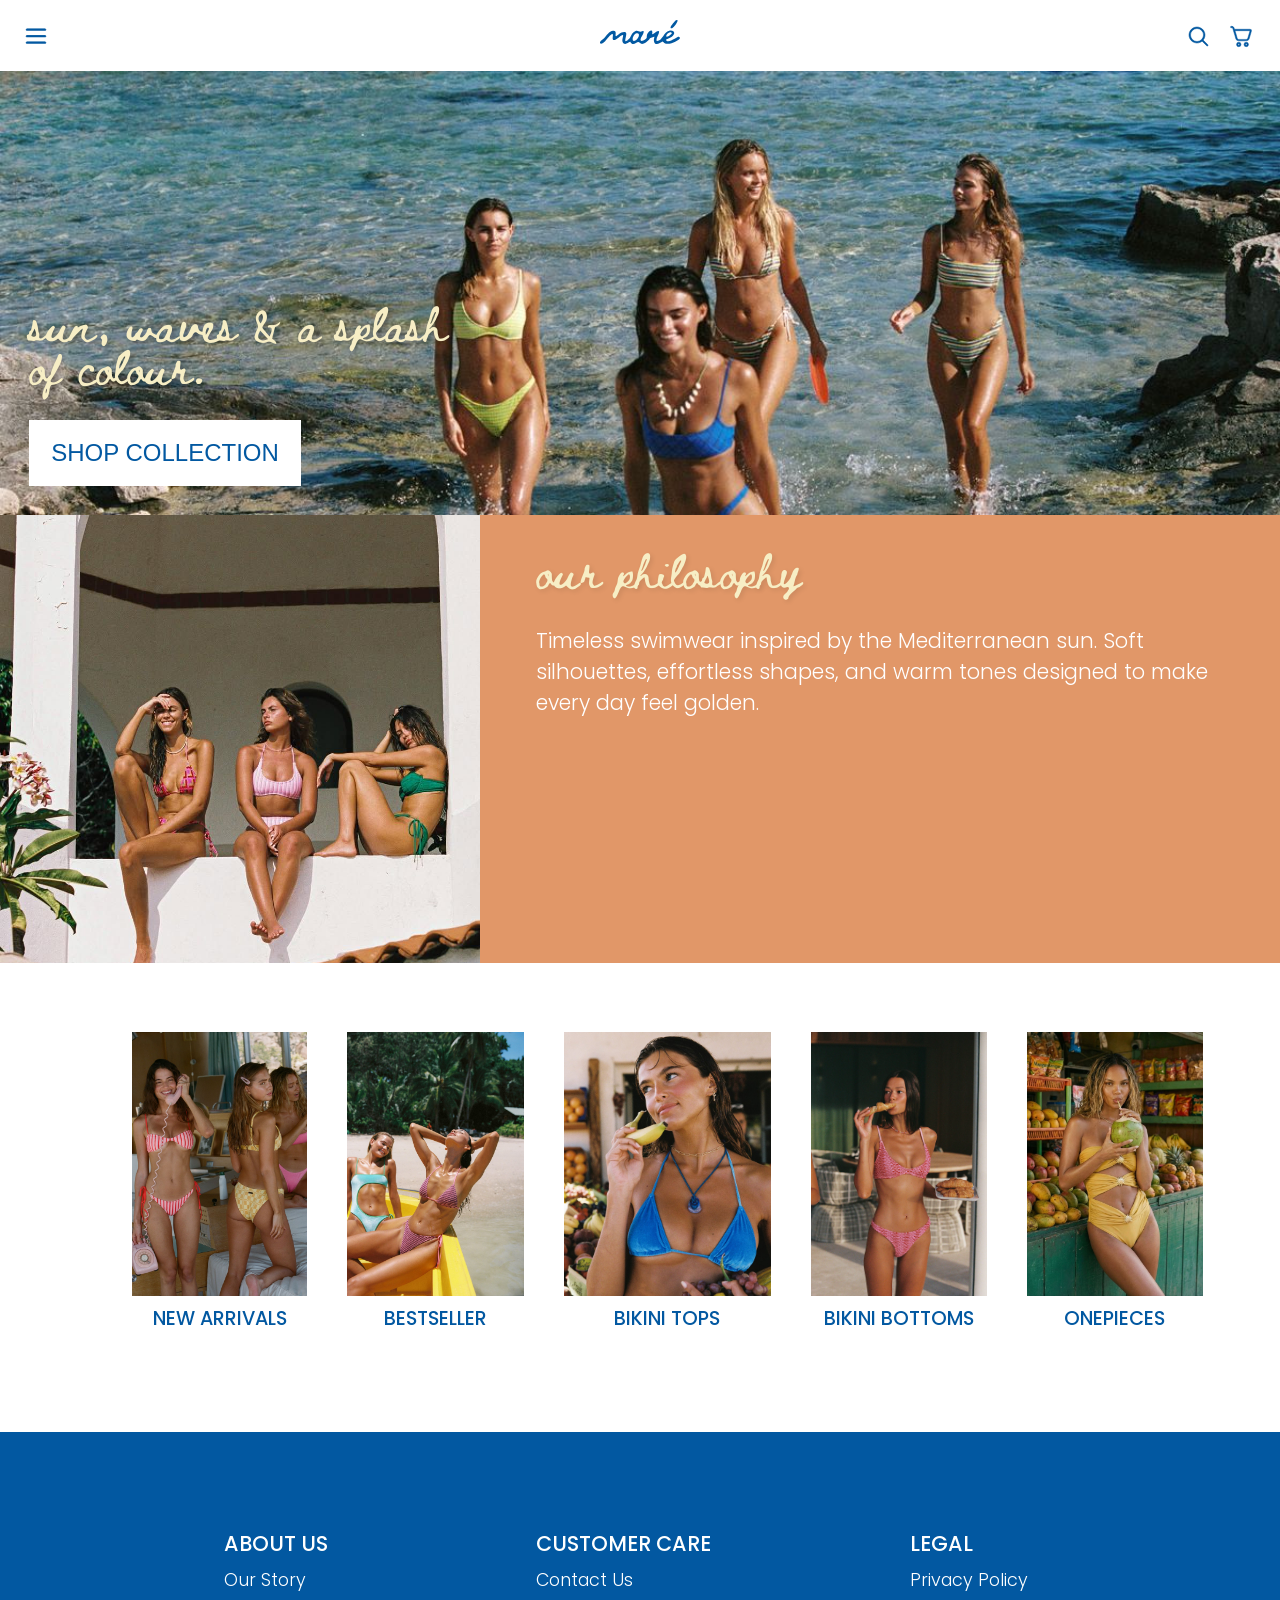
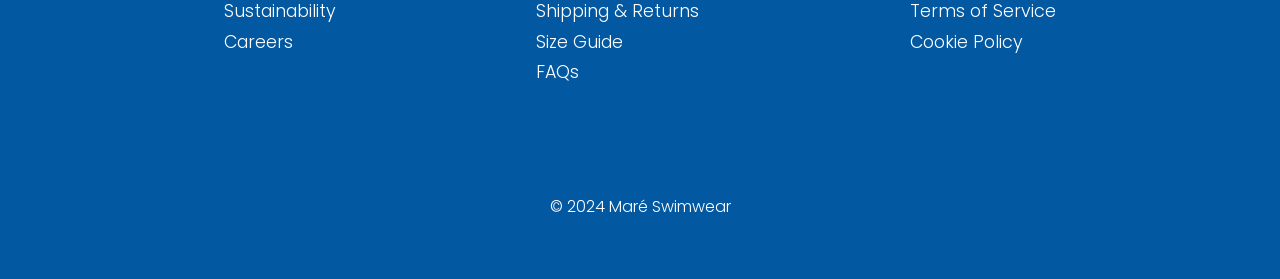
<file: index.html>
<!doctype html>
<html lang="en">
  <head>
    <meta charset="UTF-8" />
    <meta name="viewport" content="width=device-width, initial-scale=1.0" />
    <title>Maré Swimwear</title>

    <!-- CSS Stylesheets -->
    <link rel="stylesheet" href="./CSS/main.css" />
    <link rel="stylesheet" href="./CSS/pages/home.css" />
    <link rel="stylesheet" href="./CSS/pages/bestseller.css" />
    <link rel="stylesheet" href="./CSS/pages/shopping-cart.css" />
    <link rel="stylesheet" href="./CSS/responsive design/1000px.css" />
    <link rel="stylesheet" href="./CSS/responsive design/2000px.css" />

    <!-- JavaSript -->
    <script src="JavaScript/main.js" defer></script>
    <script src="JavaScript/shopping-cart.js" defer></script>

    <!-- Google Fonts -->
    <link rel="preconnect" href="https://fonts.googleapis.com" />
    <link rel="preconnect" href="https://fonts.gstatic.com" crossorigin />
    <link
      href="https://fonts.googleapis.com/css2?family=Beth+Ellen&family=Climate+Crisis:YEAR@1979&family=Poppins:ital,wght@0,100;0,200;0,300;0,400;0,500;0,600;0,700;0,800;0,900;1,100;1,200;1,300;1,400;1,500;1,600;1,700;1,800;1,900&display=swap"
      rel="stylesheet"
    />
  </head>

  <body class="landing-page">
    <header>
      <nav class="navigation-bar">
        <!-- left: burger menu icon -->
        <ul class="nav-left">
          <li>
            <a href="javascript:void(0)" onclick="openNav()">
              <img src="icons /burger-menu.svg" alt="menu-icon" />
            </a>
          </li>
        </ul>

        <!-- center: logo -->
        <a href="index.html" class="logo">
          <img src="Images/maré-logotype.svg" alt="logo" />
        </a>

        <!-- right: shopping cart & search function -->
        <ul class="nav-right">
          <li>
            <a href="search.html"
              ><img src="icons /search-lense.svg" alt="search-icon"
            /></a>
          </li>
          <li>
            <a href="shopping-cart.html"
              ><img
                src="icons /shopping-cart.svg"
                alt="shopping-cart-icon"
                class="shopping-cart-icon"
            /></a>
          </li>
        </ul>
      </nav>

      <!-- MENU OVERLAY https://www.w3schools.com/howto/howto_js_fullscreen_overlay.asp -->
      <div class="menu-dim-layer"></div>
      <div id="menuOverlay" class="menu-overlay">
        <!-- Close Button -->
        <a href="javascript:void(0)" class="close-nav" onclick="closeNav()">
          <img src="icons /x-icon.svg" alt="close menu" class="close-icon" />
        </a>

        <!-- Overlay Content -->
        <div class="menu-overlay-content">
          <a href="#" class="overlay-menu">NEW ARRIVALS</a>
          <a href="bestseller.html" class="overlay-menu">BESTSELLER</a>
          <a href="#" class="overlay-menu"
            >SHOP
            <img
              src="icons /chevron-down.svg"
              alt="chevron-down"
              class="chevron-toggle"
            />
          </a>
          <div class="submenu">
            <a href="#">Bikini Tops</a>
            <a href="#">Bikini Bottoms</a>
            <a href="#">Onepieces</a>
          </div>
          <a href="#" class="overlay-menu"
            >COLLECTIONS
            <img
              src="icons /chevron-down.svg"
              alt="chevron-down"
              class="chevron-toggle"
            />
          </a>
          <div class="submenu">
            <a href="#">Summer 2026</a>
            <a href="#">Beach Essetials</a>
            <a href="#">Coastal Classics</a>
          </div>
        </div>
      </div>
    </header>

    <main>
      <!-- Hero Section -->
      <section class="hero-container">
        <img
          src="Images/hero-section3.jpg"
          alt="main-background"
          class="main-image"
        />
        <div class="hero-overlay">
          <h1>
            sun, waves & a splash <br />
            of colour.
          </h1>
          <button>SHOP COLLECTION</button>
        </div>
      </section>

      <!-- About Section -->
      <section class="about-section">
        <div class="about-container">
          <div class="about-image">
            <img src="Images/about-section.png" alt="about-image" />
          </div>
          <div class="about-text">
            <h2>our philosophy</h2>
            <p1>
              Timeless swimwear inspired by the Mediterranean sun. Soft
              silhouettes, effortless shapes, and warm tones designed to make
              every day feel golden.
            </p1>
          </div>
        </div>
      </section>

      <!-- Product Categories -->
      <section class="product-essentials">
        <ul class="category-list">
          <li class="category-item">
            <a href="#" class="category-link">
              <img
                src="Images/new-in.jpg"
                alt="new-in"
                class="category-image"
              />
              <span class="category-title">NEW ARRIVALS</span>
            </a>
          </li>
          <li class="category-item">
            <a href="bestseller.html" class="category-link">
              <img
                src="Images/bestseller.jpg"
                alt="bestseller"
                class="category-image"
              />
              <span class="category-title">BESTSELLER</span>
            </a>
          </li>

          <li class="category-item">
            <a href="#" class="category-link">
              <img
                src="Images/bikini-top.jpg"
                alt="bikini-tops"
                class="category-image"
              />
              <span class="category-title">BIKINI TOPS</span>
            </a>
          </li>

          <li class="category-item">
            <a href="#" class="category-link">
              <img
                src="Images/bikini-bottom.jpg"
                alt="bikini-bottoms"
                class="category-image"
              />
              <span class="category-title">BIKINI BOTTOMS</span>
            </a>
          </li>

          <li class="category-item">
            <a href="#" class="category-link">
              <img
                src="Images/onepiece.jpg"
                alt="onepieces"
                class="category-image"
              />
              <span class="category-title">ONEPIECES</span>
            </a>
          </li>
        </ul>
      </section>
    </main>

    <footer>
      <!-- Footer Menu -->
      <section class="footer-menu">
        <div class="footer-column">
          <h4>ABOUT US</h4>
          <ul class="footer-links">
            <li><a href="#">Our Story</a></li>
            <li><a href="#">Sustainability</a></li>
            <li><a href="#">Careers</a></li>
          </ul>
        </div>

        <div class="footer-column">
          <h5>CUSTOMER CARE</h5>
          <ul class="footer-links">
            <li><a href="#">Contact Us</a></li>
            <li><a href="#">Shipping & Returns</a></li>
            <li><a href="#">Size Guide</a></li>
            <li><a href="#">FAQs</a></li>
          </ul>
        </div>

        <div class="footer-column">
          <h6>LEGAL</h6>
          <ul class="footer-links">
            <li><a href="#">Privacy Policy</a></li>
            <li><a href="#">Terms of Service</a></li>
            <li><a href="#">Cookie Policy</a></li>
          </ul>
        </div>
      </section>

      <!-- Copyrights -->
      <section class="copyright-section">
        <p>&copy; 2024 Maré Swimwear</p>
      </section>
    </footer>
  </body>
</html>
</file>
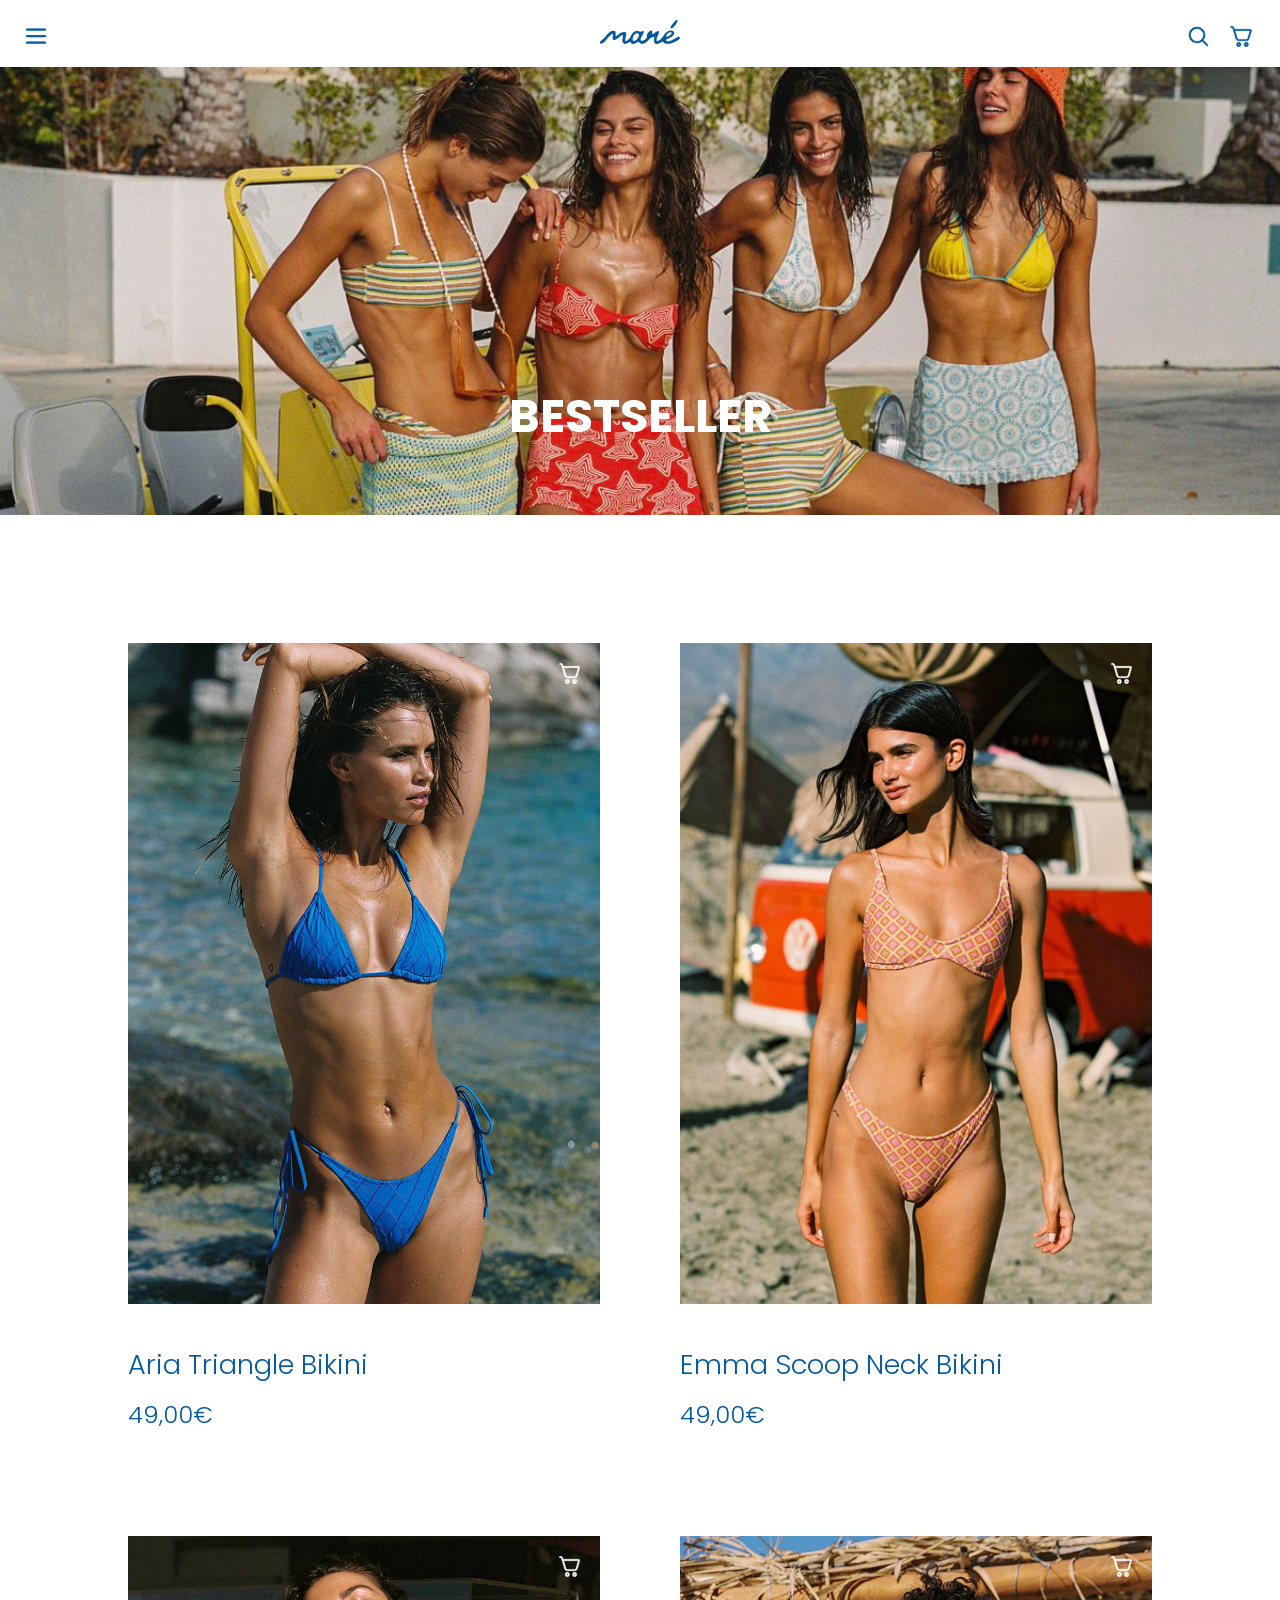
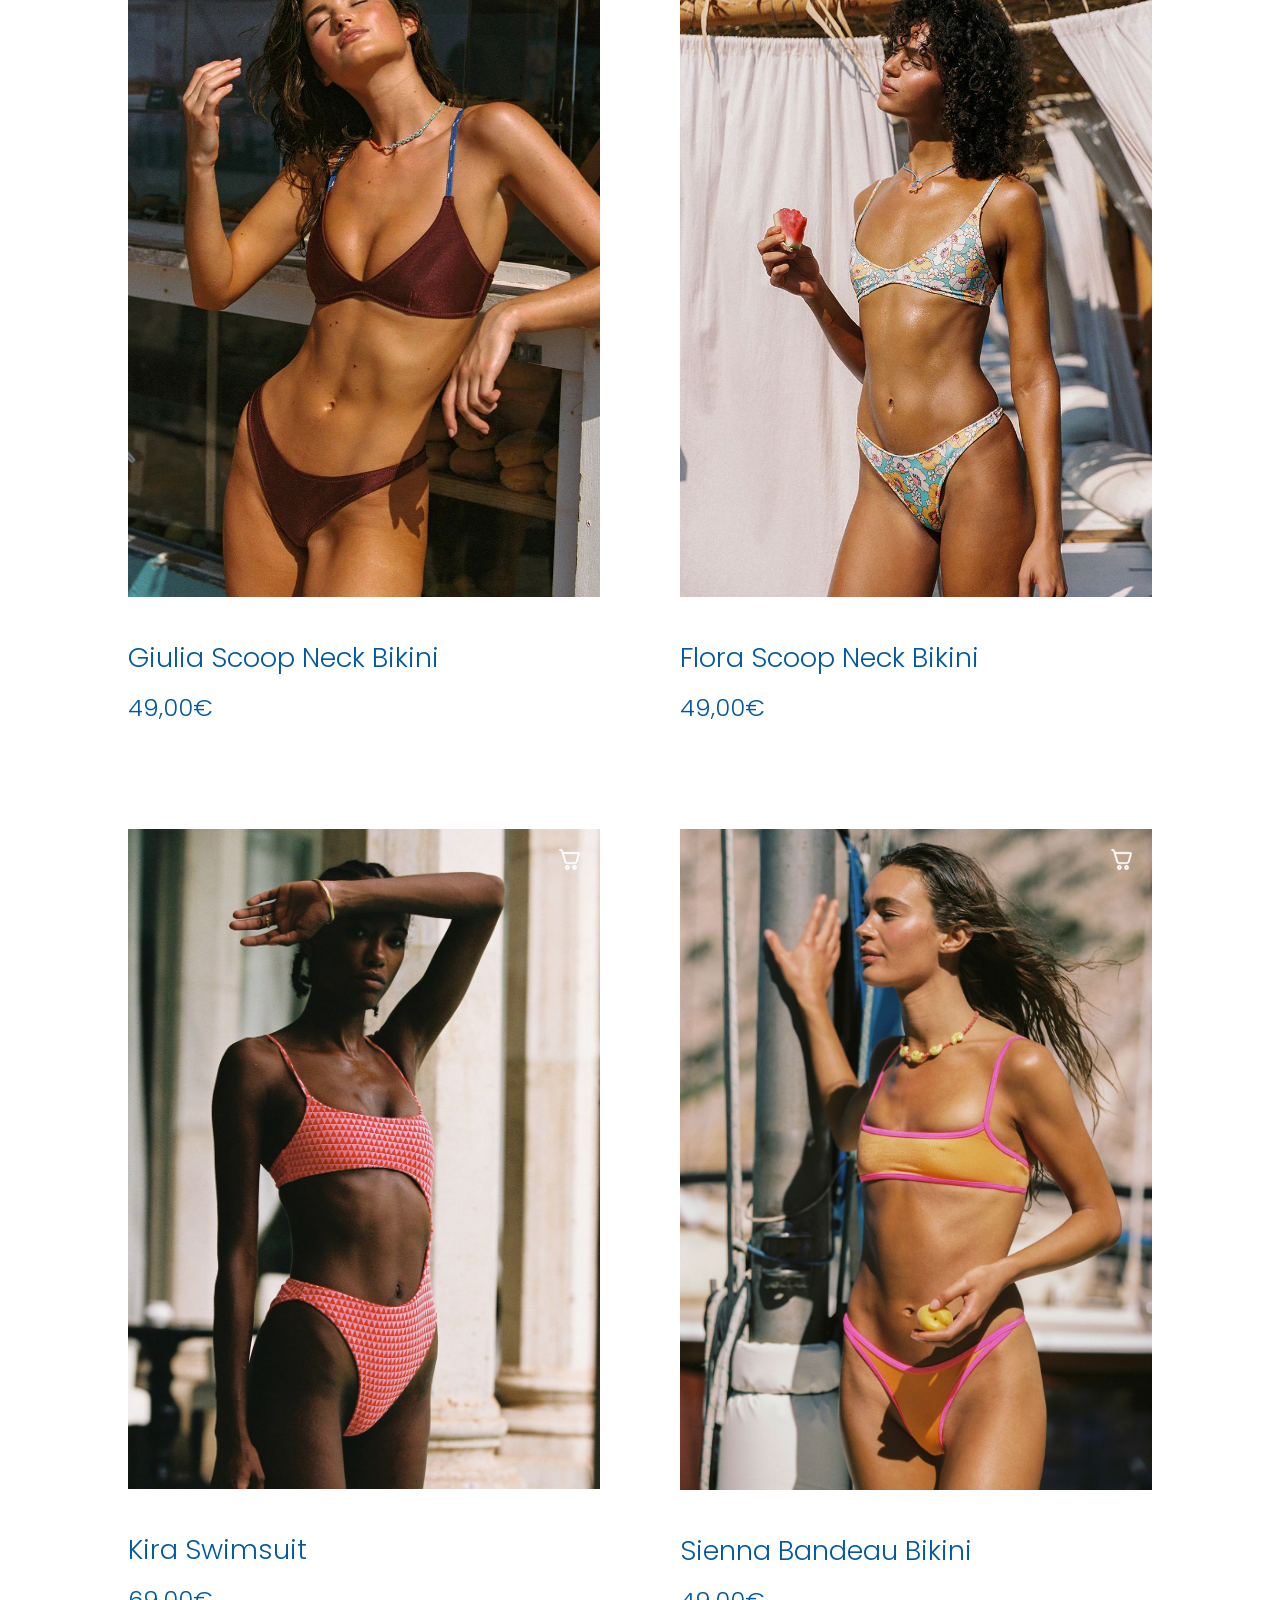
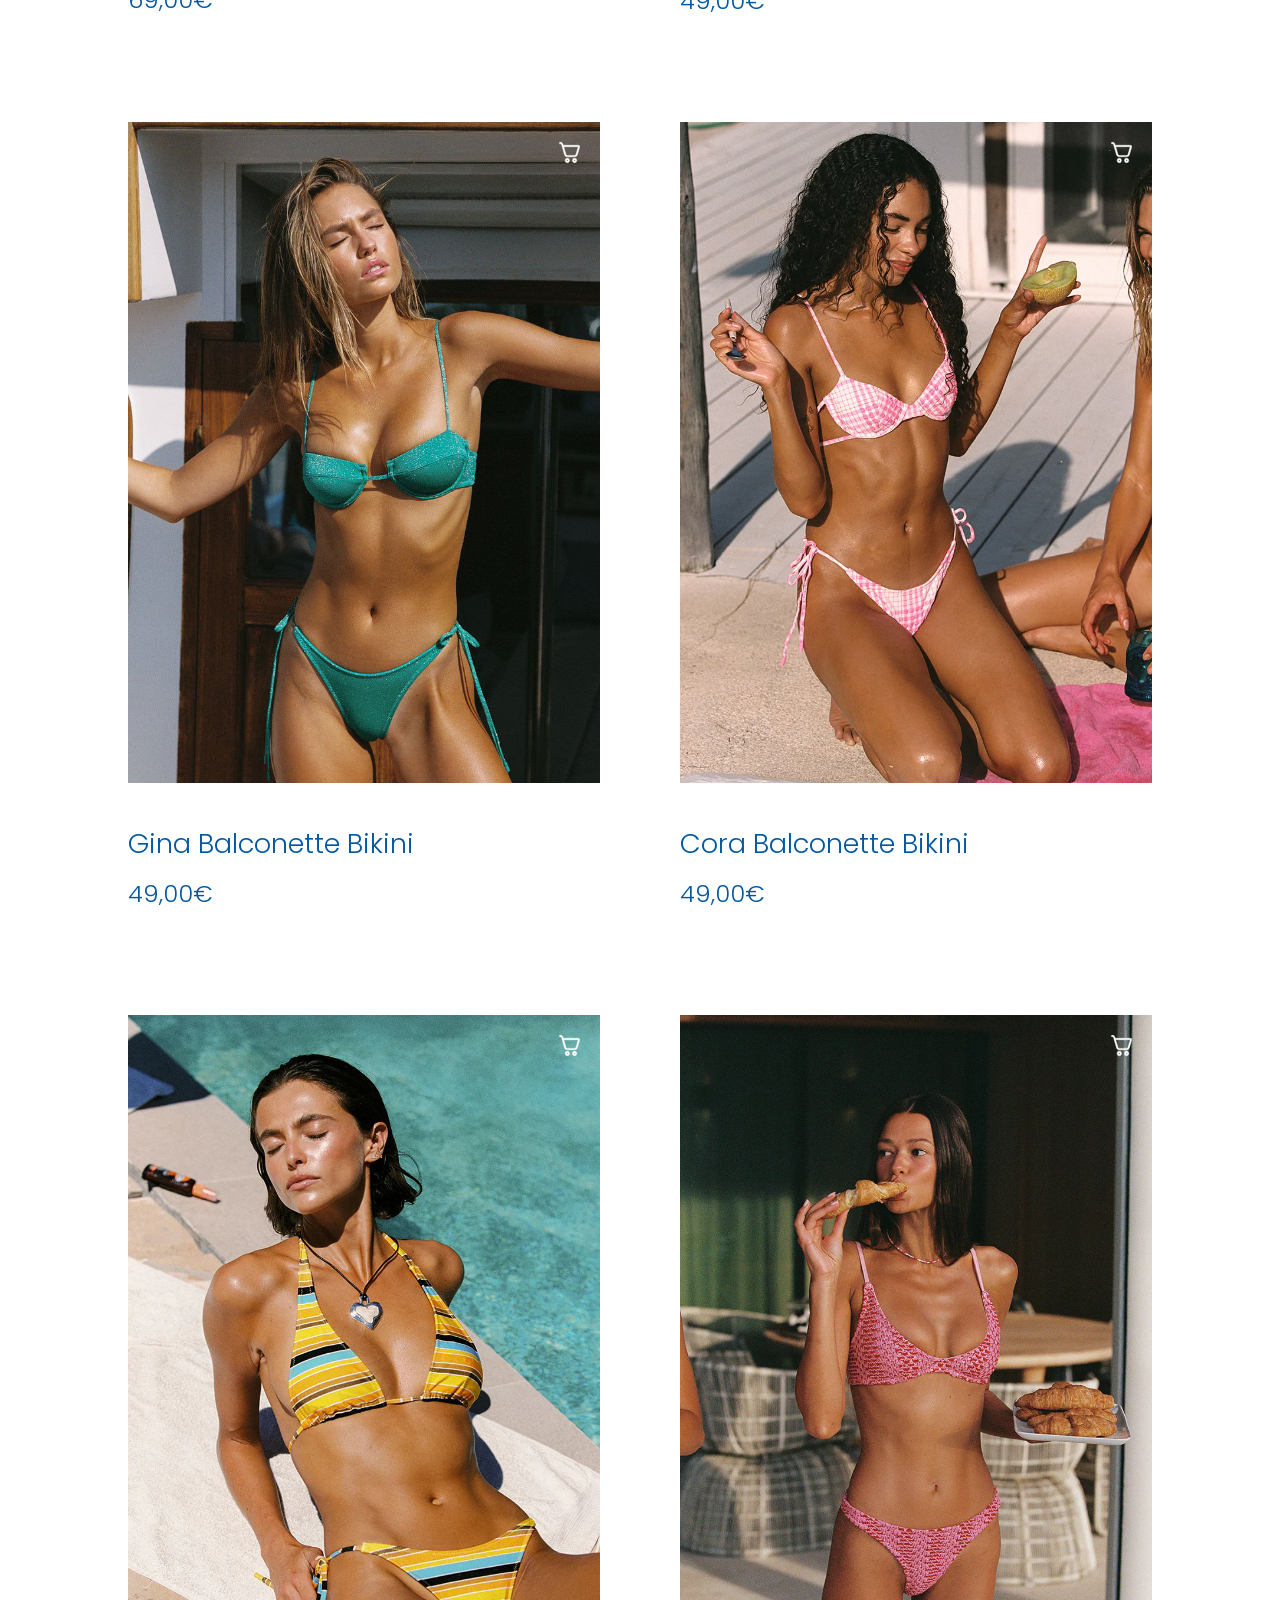
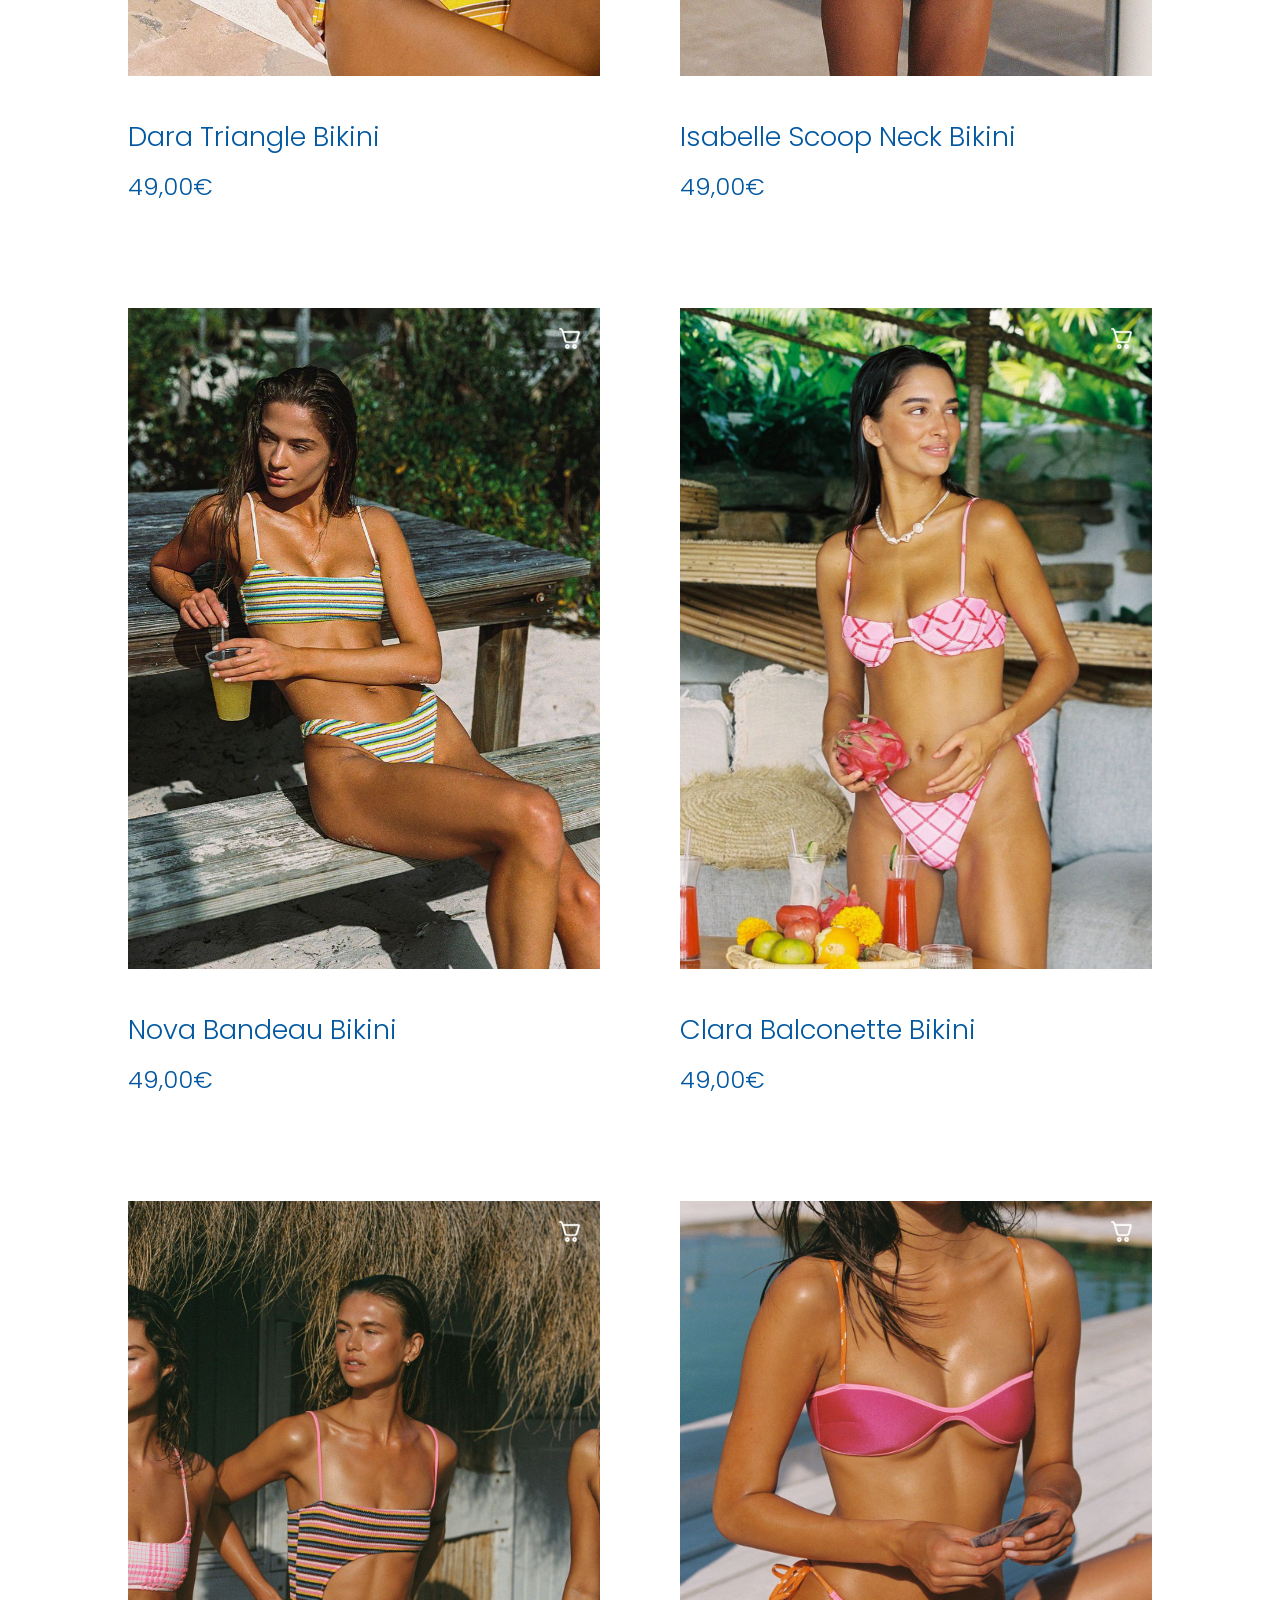
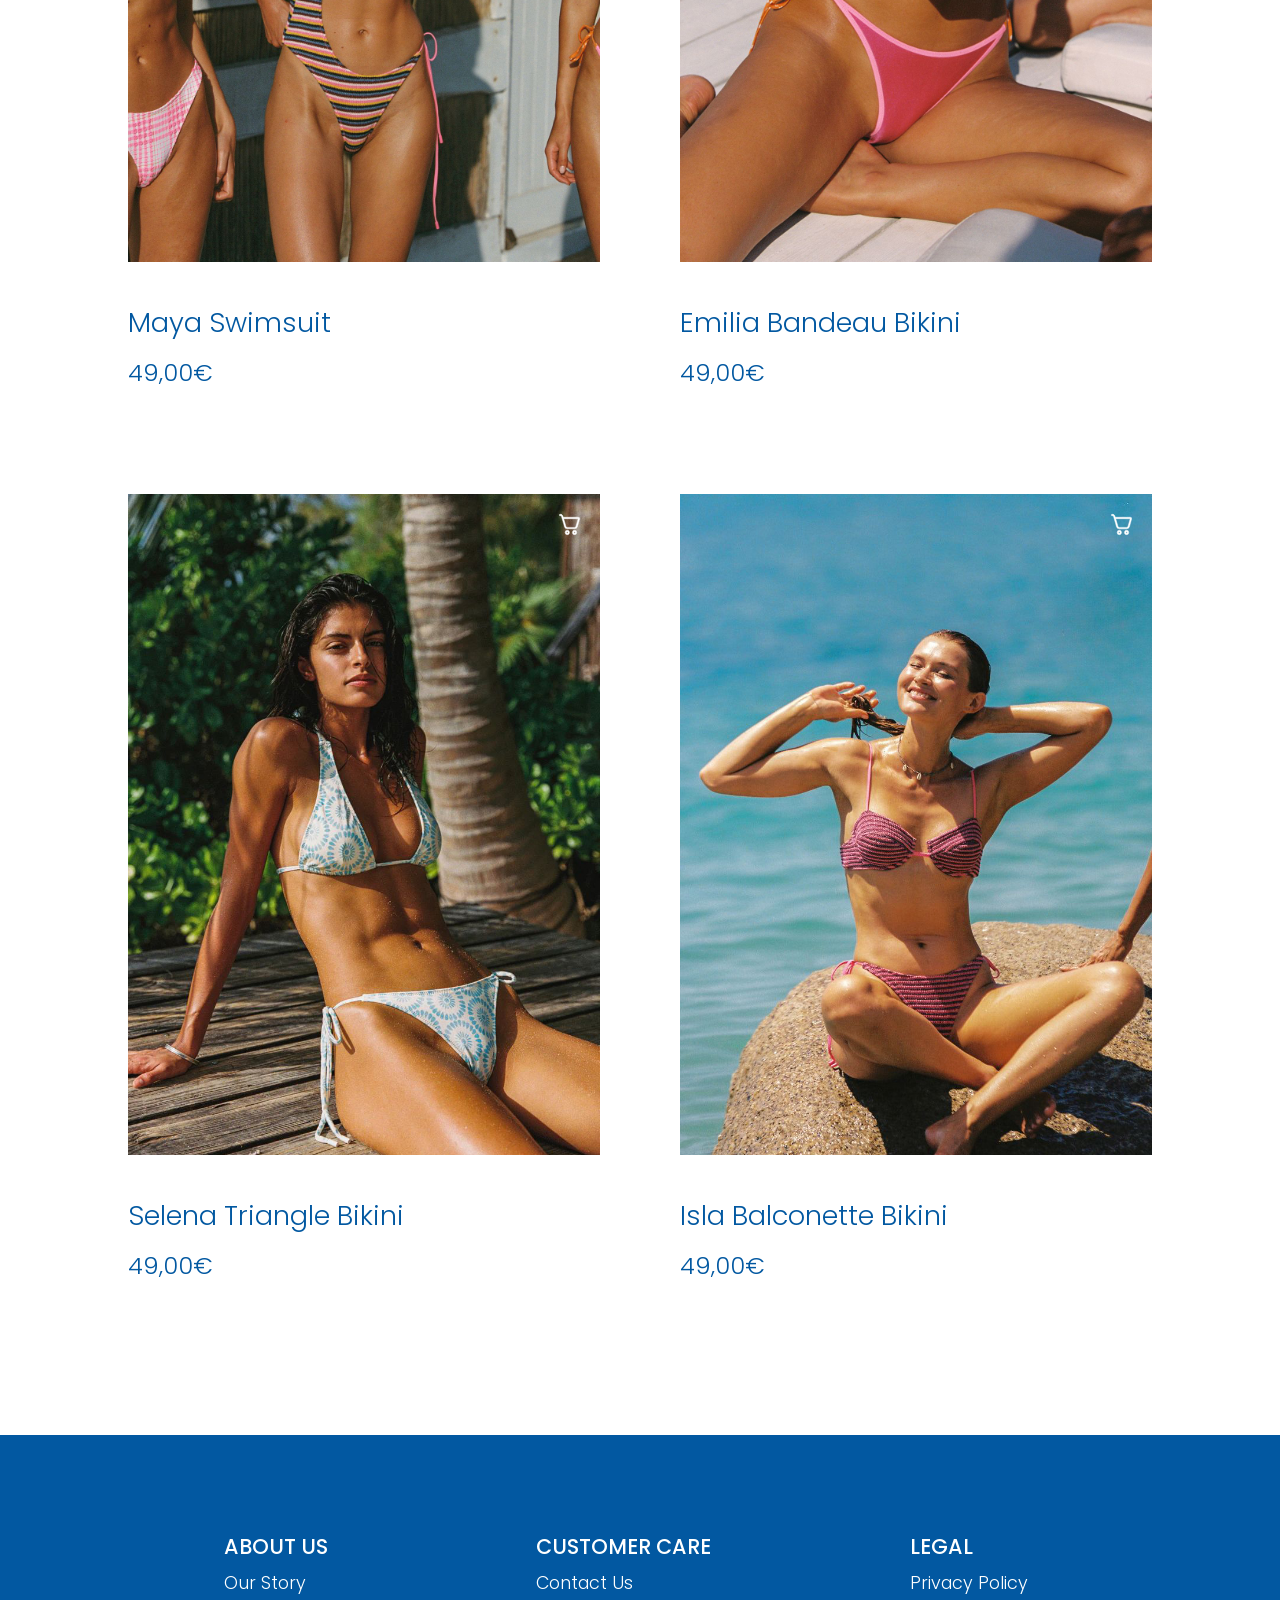
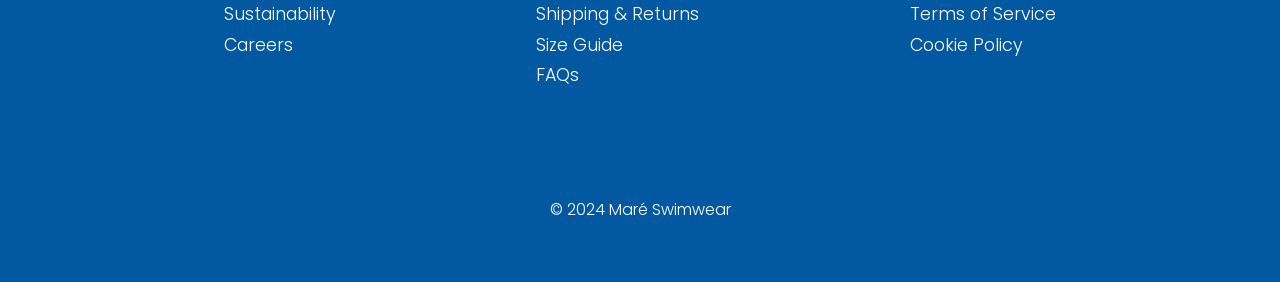
<file: bestseller.html>
<!doctype html>
<html lang="en">
  <head>
    <meta charset="UTF-8" />
    <meta name="viewport" content="width=device-width, initial-scale=1.0" />
    <title>Maré Swimwear</title>

    <!-- CSS Stylesheets -->
    <link rel="stylesheet" href="CSS/main.css" />
    <link rel="stylesheet" href="CSS/pages/home.css" />
    <link rel="stylesheet" href="CSS/pages/bestseller.css" />
    <link rel="stylesheet" href="CSS/pages/shopping-cart.css" />
    <link rel="stylesheet" href="CSS/responsive design/1000px.css" />
    <link rel="stylesheet" href="CSS/responsive design/2000px.css" />

    <!-- JavaSript -->
    <script src="JavaScript/main.js" defer></script>
    <script src="JavaScript/cart-manager.js" defer></script>
    <script src="JavaScript/shopping-cart.js" defer></script>
    <script src="JavaScript/product.js" defer></script>

    <!-- Google Fonts -->
    <link rel="preconnect" href="https://fonts.googleapis.com" />
    <link rel="preconnect" href="https://fonts.gstatic.com" crossorigin />
    <link
      href="https://fonts.googleapis.com/css2?family=Beth+Ellen&family=Climate+Crisis:YEAR@1979&family=Poppins:ital,wght@0,100;0,200;0,300;0,400;0,500;0,600;0,700;0,800;0,900;1,100;1,200;1,300;1,400;1,500;1,600;1,700;1,800;1,900&display=swap"
      rel="stylesheet"
    />
  </head>

  <body class="bestseller-page">
    <!-- Size Selection Overlay -->
    <div id="size-overlay" class="size-overlay hidden">
      <div class="size-overlay-content">
        <!-- Close Button -->
        <a href="bestseller.html" class="close-nav">
          <img src="icons /x-icon.svg" alt="close menu" class="close-icon" />
        </a>

        <h3>Please select a size</h3>
        <div class="size-options">
          <button class="size-option" data-size="XS">XS</button>
          <button class="size-option" data-size="S">S</button>
          <button class="size-option" data-size="M">M</button>
          <button class="size-option" data-size="L">L</button>
          <button class="size-option" data-size="XL">XL</button>
        </div>
        <button id="confirm-size-btn">Confirm Size</button>
      </div>
    </div>

    <header>
      <nav class="navigation-bar">
        <!-- left: burger menu icon -->
        <ul class="nav-left">
          <li>
            <a href="javascript:void(0)" onclick="openNav()">
              <img src="icons /burger-menu.svg" alt="menu-icon" />
            </a>
          </li>
        </ul>

        <!-- center: logo -->
        <a href="index.html" class="logo">
          <img src="Images/maré-logotype.svg" alt="logo" />
        </a>

        <!-- right: shopping cart & search function -->
        <ul class="nav-right">
          <li>
            <a href="search.html"
              ><img src="icons /search-lense.svg" alt="search-icon"
            /></a>
          </li>
          <li>
            <a href="shopping-cart.html"
              ><img
                src="icons /shopping-cart.svg"
                alt="shopping-cart-icon"
                class="shopping-cart-icon"
            /></a>
          </li>
        </ul>
      </nav>

      <!-- MENU OVERLAY https://www.w3schools.com/howto/howto_js_fullscreen_overlay.asp -->
      <div class="menu-dim-layer"></div>
      <div id="menuOverlay" class="menu-overlay">
        <!-- Close Button -->
        <a href="javascript:void(0)" class="close-nav" onclick="closeNav()">
          <img src="icons /x-icon.svg" alt="close menu" class="close-icon" />
        </a>

        <!-- Overlay Content -->
        <div class="menu-overlay-content">
          <a href="#" class="overlay-menu">NEW ARRIVALS</a>
          <a href="bestseller.html" class="overlay-menu">BESTSELLER</a>
          <a href="#" class="overlay-menu"
            >SHOP
            <img
              src="icons /chevron-down.svg"
              alt="chevron-down"
              class="chevron-toggle"
            />
          </a>
          <div class="submenu">
            <a href="#">Bikini Tops</a>
            <a href="#">Bikini Bottoms</a>
            <a href="#">Onepieces</a>
          </div>
          <a href="#" class="overlay-menu"
            >COLLECTIONS
            <img
              src="icons /chevron-down.svg"
              alt="chevron-down"
              class="chevron-toggle"
            />
          </a>
          <div class="submenu">
            <a href="#">Summer 2026</a>
            <a href="#">Beach Essetials</a>
            <a href="#">Coastal Classics</a>
          </div>
        </div>
      </div>
    </header>

    <main>
      <!-- Hero Section -->
      <section class="hero-container">
        <img
          src="Images/hero-section2.jpg"
          alt="main-background"
          class="main-image"
        />
        <div class="hero-overlay">
          <h3>BESTSELLER</h3>
        </div>
      </section>

      <!-- Product Display Section -->
      <section class="product-grid">
        <!-- Product 1 -->
        <div class="product-display">
          <div class="product-image">
            <a href="product.html" class="product-link">
              <img
                src="Images/bestseller /aria-bikini.jpg"
                alt="aria triangle bikini"
                class="front"
              />
              <img
                src="Images/bestseller /aria-bikini2.jpg"
                alt="aria triangle bikini"
                class="back"
              />
            </a>

            <div class="add-to-basket-icon">
              <img
                src="icons /shopping-cart-white.svg"
                alt="add to cart"
                class="front"
              />
              <img
                src="icons /shopping-cart.svg"
                alt="add to cart"
                class="back"
              />
            </div>
          </div>
          <div class="product-info">
            <p class="product-name">Aria Triangle Bikini</p>
            <p class="product-price">49,00€</p>
          </div>
        </div>

        <!-- Product 2 -->
        <div class="product-display">
          <div class="product-image">
            <img
              src="Images/bestseller /emma-bikini2.jpg"
              alt="emma bikini"
              class="front"
            />
            <img
              src="Images/bestseller /emma-bikini.jpg"
              alt="emma bikini"
              class="back"
            />
            <div class="add-to-basket-icon">
              <img
                src="icons /shopping-cart-white.svg"
                alt="add to cart"
                class="front"
              />
              <img
                src="icons /shopping-cart.svg"
                alt="add to cart"
                class="back"
              />
            </div>
          </div>

          <div class="product-info">
            <p class="product-name">Emma Scoop Neck Bikini</p>
            <p class="product-price">49,00€</p>
          </div>
        </div>
        <!-- Product 3 -->
        <div class="product-display">
          <div class="product-image">
            <img
              src="Images/bestseller /guilia-bikini.jpg"
              alt="guilia bikini"
              class="front"
            />
            <img
              src="Images/bestseller /guilia-bikini2.jpg"
              alt="guilia bikini"
              class="back"
            />
            <div class="add-to-basket-icon">
              <img
                src="icons /shopping-cart-white.svg"
                alt="add to cart"
                class="front"
              />
              <img
                src="icons /shopping-cart.svg"
                alt="add to cart"
                class="back"
              />
            </div>
          </div>

          <div class="product-info">
            <p class="product-name">Giulia Scoop Neck Bikini</p>
            <p class="product-price">49,00€</p>
          </div>
        </div>

        <!-- Product 4 -->
        <div class="product-display">
          <div class="product-image">
            <img
              src="Images/bestseller /flora-bikini.jpg"
              alt="flora bikini"
              class="front"
            />
            <img
              src="Images/bestseller /flora-bikini3.jpg"
              alt="flora bikini"
              class="back"
            />
            <div class="add-to-basket-icon">
              <img
                src="icons /shopping-cart-white.svg"
                alt="add to cart"
                class="front"
              />
              <img
                src="icons /shopping-cart.svg"
                alt="add to cart"
                class="back"
              />
            </div>
          </div>

          <!-- Product 5 -->
          <div class="product-info">
            <p class="product-name">Flora Scoop Neck Bikini</p>
            <p class="product-price">49,00€</p>
          </div>
        </div>
        <div class="product-display">
          <div class="product-image">
            <img
              src="Images/bestseller /kira-swimsuit.jpg"
              alt="kira swimsuit"
              class="front"
            />
            <img
              src="Images/bestseller /kira-swimsuit2.jpg"
              alt="kira swimsuit"
              class="back"
            />
            <div class="add-to-basket-icon">
              <img
                src="icons /shopping-cart-white.svg"
                alt="add to cart"
                class="front"
              />
              <img
                src="icons /shopping-cart.svg"
                alt="add to cart"
                class="back"
              />
            </div>
          </div>

          <div class="product-info">
            <p class="product-name">Kira Swimsuit</p>
            <p class="product-price">69,00€</p>
          </div>
        </div>

        <!-- Product 6 -->
        <div class="product-display">
          <div class="product-image">
            <img
              src="Images/bestseller /sienna-bikini.jpg"
              alt="sienna bikini"
              class="front"
            />
            <img
              src="Images/bestseller /sienna-bikini2.jpg"
              alt="sienna bikini"
              class="back"
            />
            <div class="add-to-basket-icon">
              <img
                src="icons /shopping-cart-white.svg"
                alt="add to cart"
                class="front"
              />
              <img
                src="icons /shopping-cart.svg"
                alt="add to cart"
                class="back"
              />
            </div>
          </div>

          <div class="product-info">
            <p class="product-name">Sienna Bandeau Bikini</p>
            <p class="product-price">49,00€</p>
          </div>
        </div>

        <!-- Product 7 -->
        <div class="product-display">
          <div class="product-image">
            <img
              src="Images/bestseller /gina-bikini.jpg"
              alt="gina bikini"
              class="front"
            />
            <img
              src="Images/bestseller /gina-bikini2.jpg"
              alt="gina bikini"
              class="back"
            />
            <div class="add-to-basket-icon">
              <img
                src="icons /shopping-cart-white.svg"
                alt="add to cart"
                class="front"
              />
              <img
                src="icons /shopping-cart.svg"
                alt="add to cart"
                class="back"
              />
            </div>
          </div>

          <div class="product-info">
            <p class="product-name">Gina Balconette Bikini</p>
            <p class="product-price">49,00€</p>
          </div>
        </div>

        <!-- Product 8 -->
        <div class="product-display">
          <div class="product-image">
            <img
              src="Images/bestseller /cora-bikini.jpg"
              alt="cora bikini"
              class="front"
            />
            <img
              src="Images/bestseller /cora-bikini2.jpg"
              alt="cora bikini"
              class="back"
            />
            <div class="add-to-basket-icon">
              <img
                src="icons /shopping-cart-white.svg"
                alt="add to cart"
                class="front"
              />
              <img
                src="icons /shopping-cart.svg"
                alt="add to cart"
                class="back"
              />
            </div>
          </div>

          <div class="product-info">
            <p class="product-name">Cora Balconette Bikini</p>
            <p class="product-price">49,00€</p>
          </div>
        </div>

        <!-- Product 9 -->
        <div class="product-display">
          <div class="product-image">
            <img
              src="Images/bestseller /dara-bikini.jpg"
              alt="dara bikini"
              class="front"
            />
            <img
              src="Images/bestseller /dara-bikini2.jpg"
              alt="dara bikini"
              class="back"
            />
            <div class="add-to-basket-icon">
              <img
                src="icons /shopping-cart-white.svg"
                alt="add to cart"
                class="front"
              />
              <img
                src="icons /shopping-cart.svg"
                alt="add to cart"
                class="back"
              />
            </div>
          </div>

          <div class="product-info">
            <p class="product-name">Dara Triangle Bikini</p>
            <p class="product-price">49,00€</p>
          </div>
        </div>

        <!-- Product 10 -->
        <div class="product-display">
          <div class="product-image">
            <img
              src="Images/bestseller /isabelle-bikini.jpg"
              alt="isabelle bikini"
              class="front"
            />
            <img
              src="Images/bestseller /isabelle-bikini2.jpg"
              alt="isabelle bikini"
              class="back"
            />
            <div class="add-to-basket-icon">
              <img
                src="icons /shopping-cart-white.svg"
                alt="add to cart"
                class="front"
              />
              <img
                src="icons /shopping-cart.svg"
                alt="add to cart"
                class="back"
              />
            </div>
          </div>

          <div class="product-info">
            <p class="product-name">Isabelle Scoop Neck Bikini</p>
            <p class="product-price">49,00€</p>
          </div>
        </div>

        <!-- Product 11 -->
        <div class="product-display">
          <div class="product-image">
            <img
              src="Images/bestseller /nova-bikini.jpg"
              alt="nova bikini"
              class="front"
            />
            <img
              src="Images/bestseller /nova-bikini2.jpg"
              alt="nova bikini"
              class="back"
            />
            <div class="add-to-basket-icon">
              <img
                src="icons /shopping-cart-white.svg"
                alt="add to cart"
                class="front"
              />
              <img
                src="icons /shopping-cart.svg"
                alt="add to cart"
                class="back"
              />
            </div>
          </div>

          <div class="product-info">
            <p class="product-name">Nova Bandeau Bikini</p>
            <p class="product-price">49,00€</p>
          </div>
        </div>

        <!-- Product 12 -->
        <div class="product-display">
          <div class="product-image">
            <img
              src="Images/bestseller /clara-bikini.jpg"
              alt="clara bikini"
              class="front"
            />
            <img
              src="Images/bestseller /clara-bikini2.jpg"
              alt="clara bikini"
              class="back"
            />
            <div class="add-to-basket-icon">
              <img
                src="icons /shopping-cart-white.svg"
                alt="add to cart"
                class="front"
              />
              <img
                src="icons /shopping-cart.svg"
                alt="add to cart"
                class="back"
              />
            </div>
          </div>

          <div class="product-info">
            <p class="product-name">Clara Balconette Bikini</p>
            <p class="product-price">49,00€</p>
          </div>
        </div>

        <!-- Product 13 -->
        <div class="product-display">
          <div class="product-image">
            <img
              src="Images/bestseller /maya-swimsuit.jpg"
              alt="maya swimsuit"
              class="front"
            />
            <img
              src="Images/bestseller /maya-swimsuit2.jpg"
              alt="maya swimsuit"
              class="back"
            />
            <div class="add-to-basket-icon">
              <img
                src="icons /shopping-cart-white.svg"
                alt="add to cart"
                class="front"
              />
              <img
                src="icons /shopping-cart.svg"
                alt="add to cart"
                class="back"
              />
            </div>
          </div>

          <div class="product-info">
            <p class="product-name">Maya Swimsuit</p>
            <p class="product-price">49,00€</p>
          </div>
        </div>

        <!-- Product 14 -->
        <div class="product-display">
          <div class="product-image">
            <img
              src="Images/bestseller /emilia-bikini.jpg"
              alt="emilia bikini"
              class="front"
            />
            <img
              src="Images/bestseller /emilia-bikini2.jpg"
              alt="emilia bikini"
              class="back"
            />
            <div class="add-to-basket-icon">
              <img
                src="icons /shopping-cart-white.svg"
                alt="add to cart"
                class="front"
              />
              <img
                src="icons /shopping-cart.svg"
                alt="add to cart"
                class="back"
              />
            </div>
          </div>

          <div class="product-info">
            <p class="product-name">Emilia Bandeau Bikini</p>
            <p class="product-price">49,00€</p>
          </div>
        </div>

        <!-- Product 15 -->
        <div class="product-display">
          <div class="product-image">
            <img
              src="Images/bestseller /selena-bikini.jpg"
              alt="selena bikini"
              class="front"
            />
            <img
              src="Images/bestseller /selena-bikini2.jpg"
              alt="selena bikini"
              class="back"
            />
            <div class="add-to-basket-icon">
              <img
                src="icons /shopping-cart-white.svg"
                alt="add to cart"
                class="front"
              />
              <img
                src="icons /shopping-cart.svg"
                alt="add to cart"
                class="back"
              />
            </div>
          </div>

          <div class="product-info">
            <p class="product-name">Selena Triangle Bikini</p>
            <p class="product-price">49,00€</p>
          </div>
        </div>

        <!-- Product 16 -->
        <div class="product-display">
          <div class="product-image">
            <img
              src="Images/bestseller /isla-bikini.jpg"
              alt="isla bikini"
              class="front"
            />
            <img
              src="Images/bestseller /isla-bikini2.jpg"
              alt="isla bikini"
              class="back"
            />
            <div class="add-to-basket-icon">
              <img
                src="icons /shopping-cart-white.svg"
                alt="add to cart"
                class="front"
              />
              <img
                src="icons /shopping-cart.svg"
                alt="add to cart"
                class="back"
              />
            </div>
          </div>

          <div class="product-info">
            <p class="product-name">Isla Balconette Bikini</p>
            <p class="product-price">49,00€</p>
          </div>
        </div>
      </section>
    </main>

    <footer>
      <!-- Footer Menu -->
      <section class="footer-menu">
        <div class="footer-column">
          <h4>ABOUT US</h4>
          <ul class="footer-links">
            <li><a href="#">Our Story</a></li>
            <li><a href="#">Sustainability</a></li>
            <li><a href="#">Careers</a></li>
          </ul>
        </div>

        <div class="footer-column">
          <h5>CUSTOMER CARE</h5>
          <ul class="footer-links">
            <li><a href="#">Contact Us</a></li>
            <li><a href="#">Shipping & Returns</a></li>
            <li><a href="#">Size Guide</a></li>
            <li><a href="#">FAQs</a></li>
          </ul>
        </div>

        <div class="footer-column">
          <h6>LEGAL</h6>
          <ul class="footer-links">
            <li><a href="#">Privacy Policy</a></li>
            <li><a href="#">Terms of Service</a></li>
            <li><a href="#">Cookie Policy</a></li>
          </ul>
        </div>
      </section>

      <!-- Copyrights -->
      <section class="copyright-section">
        <p>&copy; 2024 Maré Swimwear</p>
      </section>
    </footer>
  </body>
</html>
</file>
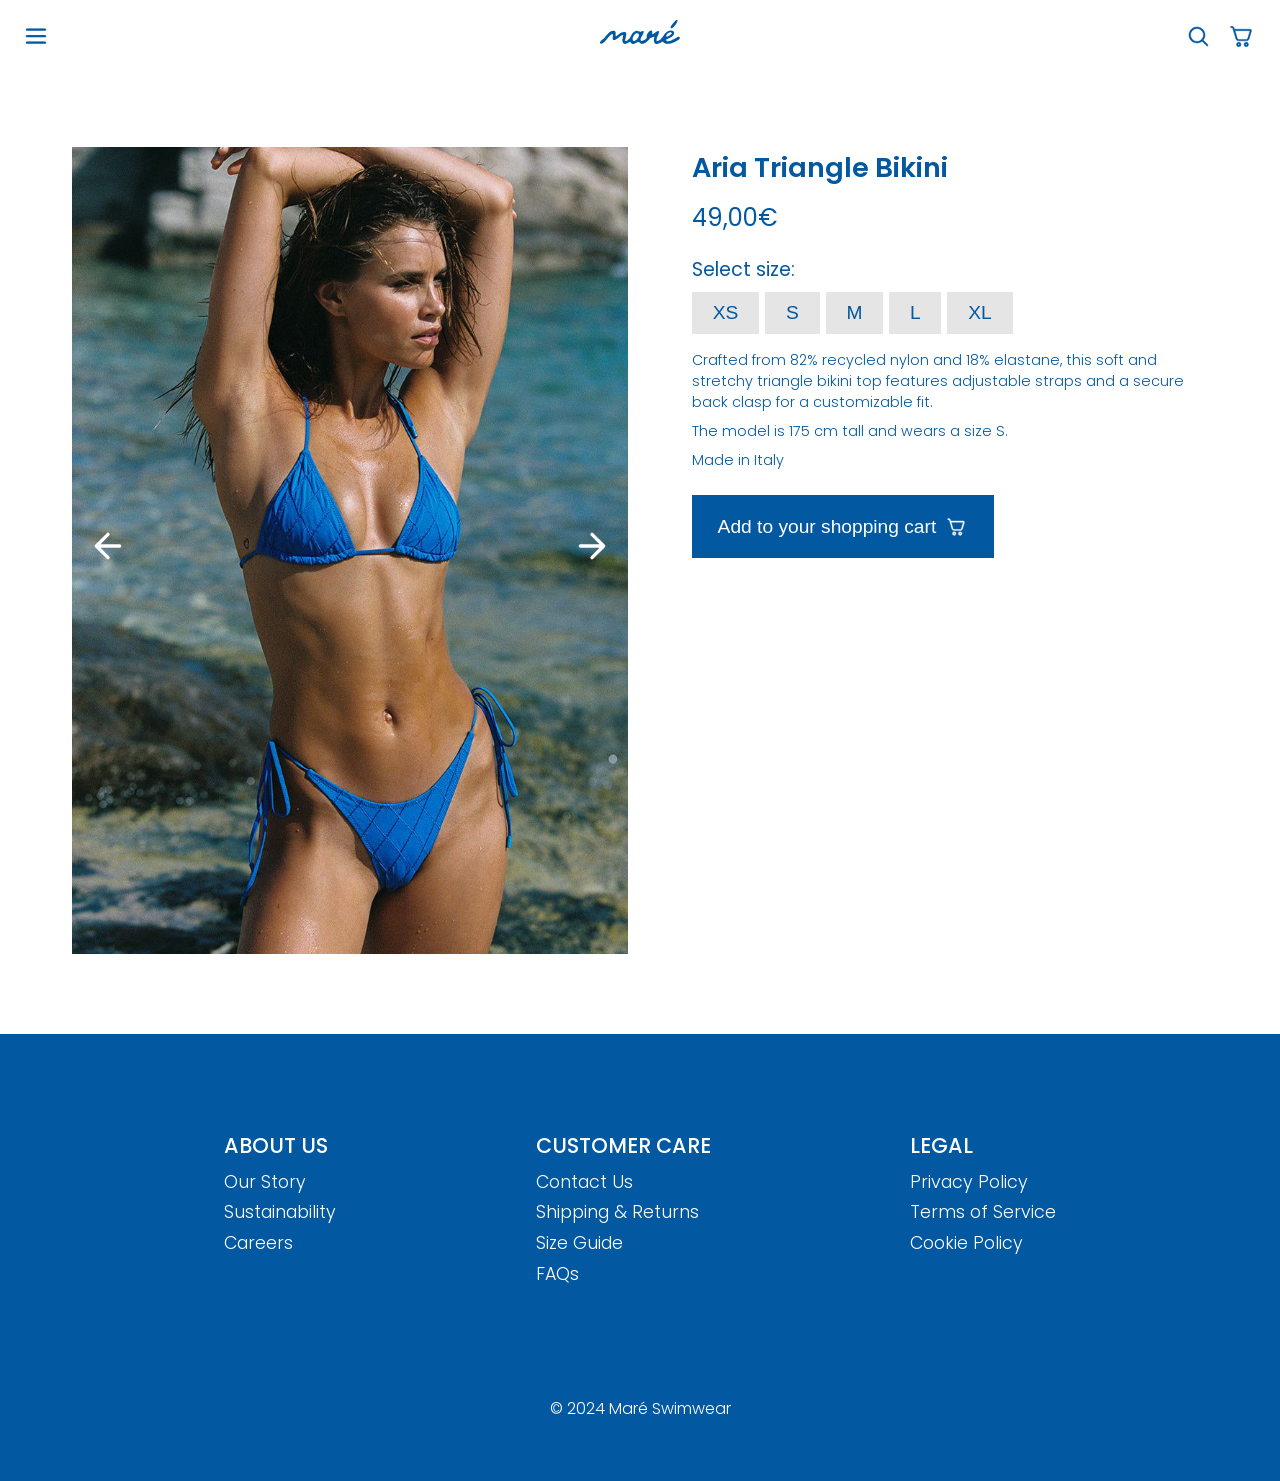
<file: product.html>
<!doctype html>
<html lang="en">
  <head>
    <meta charset="UTF-8" />
    <meta name="viewport" content="width=device-width, initial-scale=1.0" />
    <title>Maré Swimwear</title>

    <!-- CSS Stylesheets -->
    <link rel="stylesheet" href="CSS/main.css" />
    <link rel="stylesheet" href="CSS/pages/home.css" />
    <link rel="stylesheet" href="CSS/pages/bestseller.css" />
    <link rel="stylesheet" href="CSS/pages/shopping-cart.css" />
    <link rel="stylesheet" href="CSS/pages/product.css" />
    <link rel="stylesheet" href="CSS/responsive design/1000px.css" />
    <link rel="stylesheet" href="CSS/responsive design/2000px.css" />

    <!-- JavaSript -->
    <script src="JavaScript/main.js" defer></script>
    <script src="JavaScript/cart-manager.js" defer></script>
    <script src="JavaScript/shopping-cart.js" defer></script>
    <script src="JavaScript/product.js" defer></script>

    <!-- Google Fonts -->
    <link rel="preconnect" href="https://fonts.googleapis.com" />
    <link rel="preconnect" href="https://fonts.gstatic.com" crossorigin />
    <link
      href="https://fonts.googleapis.com/css2?family=Beth+Ellen&family=Climate+Crisis:YEAR@1979&family=Poppins:ital,wght@0,100;0,200;0,300;0,400;0,500;0,600;0,700;0,800;0,900;1,100;1,200;1,300;1,400;1,500;1,600;1,700;1,800;1,900&display=swap"
      rel="stylesheet"
    />
  </head>

  <body>
    <header>
      <nav class="navigation-bar">
        <!-- left: burger menu icon -->
        <ul class="nav-left">
          <li>
            <a href="javascript:void(0)" onclick="openNav()">
              <img src="icons /burger-menu.svg" alt="menu-icon" />
            </a>
          </li>
        </ul>

        <!-- center: logo -->
        <a href="index.html" class="logo">
          <img src="Images/maré-logotype.svg" alt="logo" />
        </a>

        <!-- right: shopping cart & search function -->
        <ul class="nav-right">
          <li>
            <a href="search.html"
              ><img src="icons /search-lense.svg" alt="search-icon"
            /></a>
          </li>
          <li>
            <a href="shopping-cart.html"
              ><img
                src="icons /shopping-cart.svg"
                alt="shopping-cart-icon"
                class="shopping-cart-icon"
            /></a>
          </li>
        </ul>
      </nav>

      <!-- MENU OVERLAY https://www.w3schools.com/howto/howto_js_fullscreen_overlay.asp -->
      <div class="menu-dim-layer"></div>
      <div id="menuOverlay" class="menu-overlay">
        <!-- Close Button -->
        <a href="javascript:void(0)" class="close-nav" onclick="closeNav()">
          <img src="icons /x-icon.svg" alt="close menu" class="close-icon" />
        </a>

        <!-- Overlay Content -->
        <div class="menu-overlay-content">
          <a href="#" class="overlay-menu">NEW ARRIVALS</a>
          <a href="bestseller.html" class="overlay-menu">BESTSELLER</a>
          <a href="#" class="overlay-menu"
            >SHOP
            <img
              src="icons /chevron-down.svg"
              alt="chevron-down"
              class="chevron-toggle"
            />
          </a>
          <div class="submenu">
            <a href="#">Bikini Tops</a>
            <a href="#">Bikini Bottoms</a>
            <a href="#">Onepieces</a>
          </div>
          <a href="#" class="overlay-menu"
            >COLLECTIONS
            <img
              src="icons /chevron-down.svg"
              alt="chevron-down"
              class="chevron-toggle"
            />
          </a>
          <div class="submenu">
            <a href="#">Summer 2026</a>
            <a href="#">Beach Essetials</a>
            <a href="#">Coastal Classics</a>
          </div>
        </div>
      </div>
    </header>

    <main>
      <div class="product-page">
        <!-- Product Gallery -->
        <div class="product-gallery">
          <!-- Arrow Left-->
          <div class="arrow-left" onclick="slideImage(-1)">
            <img src="icons /arrow-left.svg" alt="previous picture" />
          </div>

          <!-- Product Pictures -->
          <div class="product-images">
            <img
              src="Images/bestseller /aria-bikini.jpg"
              alt="aria triangle bikini"
            />
            <img
              src="Images/bestseller /aria-bikini5.jpg"
              alt="aria triangle bikini"
            />
            <img
              src="Images/bestseller /aria-bikini4.jpg"
              alt="aria triangle bikini"
            />
          </div>

          <!-- Arrow Right -->
          <div class="arrow-right" onclick="slideImage(1)">
            <img src="icons /arrow-right.svg" alt="following picture" />
          </div>
        </div>

        <!-- Product Info -->
        <div class="product-info">
          <p class="product-name">Aria Triangle Bikini</p>
          <p class="product-price">49,00€</p>

          <!-- Size Table -->
          <p class="size-label">Select size:</p>
          <div id="size-table">
            <button class="size-option" data-size="XS">XS</button>
            <button class="size-option" data-size="S">S</button>
            <button class="size-option" data-size="M">M</button>
            <button class="size-option" data-size="L">L</button>
            <button class="size-option" data-size="XL">XL</button>
          </div>

          <!-- Product Description -->
          <p class="product-description">
            Crafted from 82% recycled nylon and 18% elastane, this soft and
            stretchy triangle bikini top features adjustable straps and a secure
            back clasp for a customizable fit.
          </p>

          <p class="product-description">
            The model is 175 cm tall and wears a size S.
          </p>

          <p class="product-description">Made in Italy</p>

          <!-- Add to Basket Icon -->
          <button class="add-to-cart-btn">
            <p>Add to your shopping cart</p>
            <img src="icons /shopping-cart-white.svg" alt="add to cart" />
          </button>
        </div>
      </div>
    </main>

    <footer>
      <!-- Footer Menu -->
      <section class="footer-menu">
        <div class="footer-column">
          <h4>ABOUT US</h4>
          <ul class="footer-links">
            <li><a href="#">Our Story</a></li>
            <li><a href="#">Sustainability</a></li>
            <li><a href="#">Careers</a></li>
          </ul>
        </div>

        <div class="footer-column">
          <h5>CUSTOMER CARE</h5>
          <ul class="footer-links">
            <li><a href="#">Contact Us</a></li>
            <li><a href="#">Shipping & Returns</a></li>
            <li><a href="#">Size Guide</a></li>
            <li><a href="#">FAQs</a></li>
          </ul>
        </div>

        <div class="footer-column">
          <h6>LEGAL</h6>
          <ul class="footer-links">
            <li><a href="#">Privacy Policy</a></li>
            <li><a href="#">Terms of Service</a></li>
            <li><a href="#">Cookie Policy</a></li>
          </ul>
        </div>
      </section>

      <!-- Copyrights -->
      <section class="copyright-section">
        <p>&copy; 2024 Maré Swimwear</p>
      </section>
    </footer>
  </body>
</html>
</file>
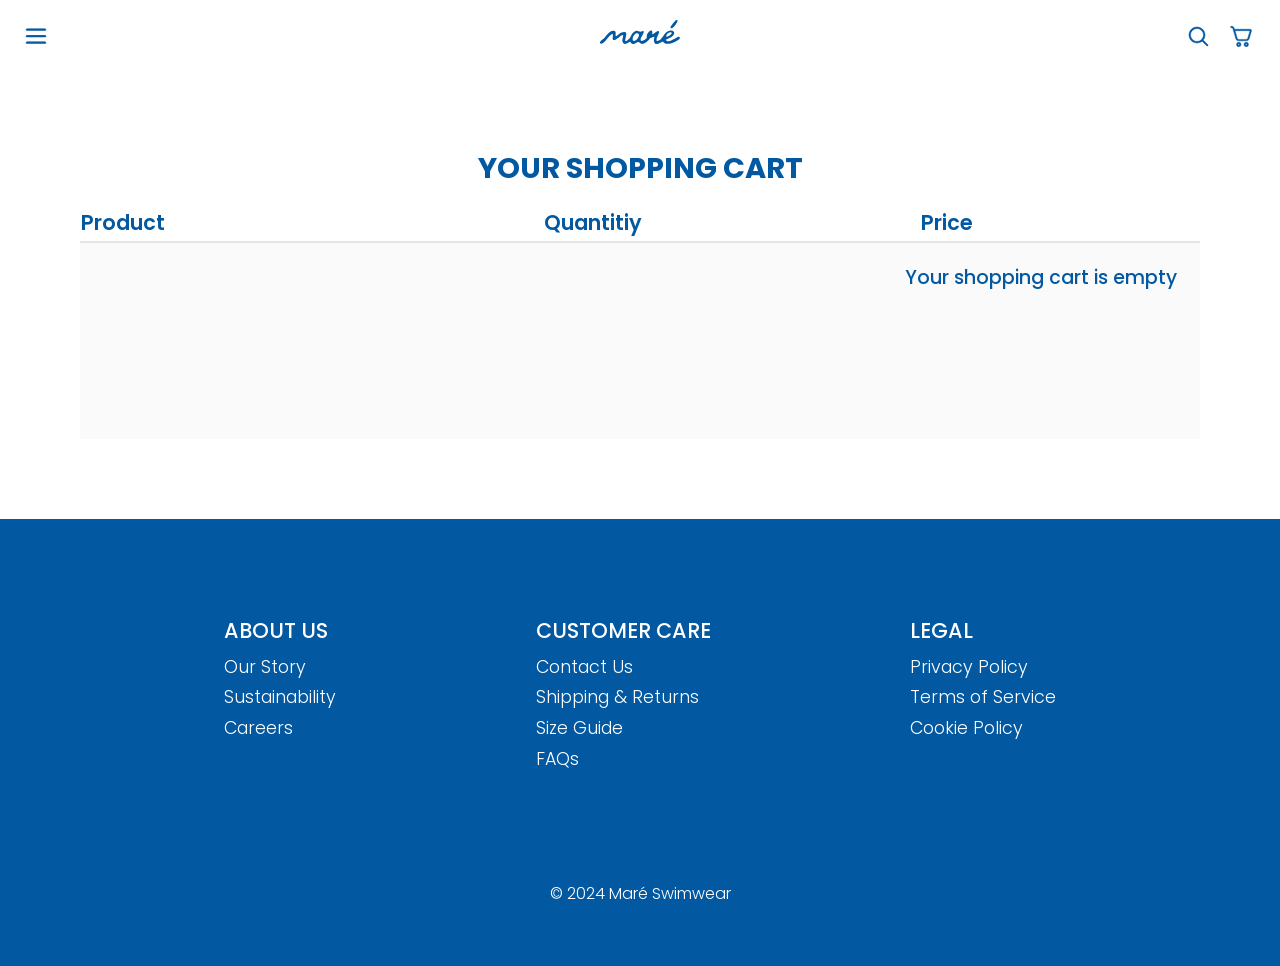
<file: shopping-cart.html>
<!doctype html>
<html lang="en">
  <head>
    <meta charset="UTF-8" />
    <meta name="viewport" content="width=device-width, initial-scale=1.0" />
    <title>Maré Swimwear</title>

    <!-- CSS Stylesheets -->
    <link rel="stylesheet" href="CSS/main.css" />
    <link rel="stylesheet" href="CSS/pages/home.css" />
    <link rel="stylesheet" href="CSS/pages/bestseller.css" />
    <link rel="stylesheet" href="CSS/pages/shopping-cart.css" />
    <link rel="stylesheet" href="CSS/responsive design/1000px.css" />
    <link rel="stylesheet" href="CSS/responsive design/2000px.css" />

    <!-- JavaSript -->
    <script src="JavaScript/main.js" defer></script>
    <script src="JavaScript/cart-manager.js" defer></script>
    <script src="JavaScript/shopping-cart.js" defer></script>
    <script src="JavaScript/product.js" defer></script>

    <!-- Google Fonts -->
    <link rel="preconnect" href="https://fonts.googleapis.com" />
    <link rel="preconnect" href="https://fonts.gstatic.com" crossorigin />
    <link
      href="https://fonts.googleapis.com/css2?family=Beth+Ellen&family=Climate+Crisis:YEAR@1979&family=Poppins:ital,wght@0,100;0,200;0,300;0,400;0,500;0,600;0,700;0,800;0,900;1,100;1,200;1,300;1,400;1,500;1,600;1,700;1,800;1,900&display=swap"
      rel="stylesheet"
    />
  </head>

  <body>
    <header>
      <nav class="navigation-bar">
        <!-- left: burger menu icon -->
        <ul class="nav-left">
          <li>
            <a href="javascript:void(0)" onclick="openNav()">
              <img src="icons /burger-menu.svg" alt="menu-icon" />
            </a>
          </li>
        </ul>

        <!-- center: logo -->
        <a href="index.html" class="logo">
          <img src="Images/maré-logotype.svg" alt="logo" />
        </a>

        <!-- right: shopping cart & search function -->
        <ul class="nav-right">
          <li>
            <a href="search.html"
              ><img src="icons /search-lense.svg" alt="search-icon"
            /></a>
          </li>
          <li>
            <a href="shopping-cart.html"
              ><img
                src="icons /shopping-cart.svg"
                alt="shopping-cart-icon"
                class="shopping-cart-icon"
            /></a>
          </li>
        </ul>
      </nav>

      <!-- MENU OVERLAY https://www.w3schools.com/howto/howto_js_fullscreen_overlay.asp -->
      <div class="menu-dim-layer"></div>
      <div id="menuOverlay" class="menu-overlay">
        <!-- Close Button -->
        <a href="javascript:void(0)" class="close-nav" onclick="closeNav()">
          <img src="icons /x-icon.svg" alt="close menu" class="close-icon" />
        </a>

        <!-- Overlay Content -->
        <div class="menu-overlay-content">
          <a href="#" class="overlay-menu">NEW ARRIVALS</a>
          <a href="bestseller.html" class="overlay-menu">BESTSELLER</a>
          <a href="#" class="overlay-menu"
            >SHOP
            <img
              src="icons /chevron-down.svg"
              alt="chevron-down"
              class="chevron-toggle"
            />
          </a>
          <div class="submenu">
            <a href="#">Bikini Tops</a>
            <a href="#">Bikini Bottoms</a>
            <a href="#">Onepieces</a>
          </div>
          <a href="#" class="overlay-menu"
            >COLLECTIONS
            <img
              src="icons /chevron-down.svg"
              alt="chevron-down"
              class="chevron-toggle"
            />
          </a>
          <div class="submenu">
            <a href="#">Summer 2026</a>
            <a href="#">Beach Essetials</a>
            <a href="#">Coastal Classics</a>
          </div>
        </div>
      </div>
    </header>

    <main>
      <section class="shopping-cart">
        <h3 class="cart-title">YOUR SHOPPING CART</h3>
        <table id="cart-items">
          <thead>
            <!--groups header row of table-->
            <tr>
              <!-- table row -->

              <!-- table headers -->
              <th>Product</th>
              <th>Quantitiy</th>
              <th>Price</th>
            </tr>
          </thead>
          <!-- table body -->
          <tbody>
            <!-- products will be here when added to cart -->
          </tbody>
        </table>

        <!-- Cart Summary -->
        <div id="cart-summary">
          <p>Subtotal:</p>
          <p>Shipping:</p>
          <p>Total:</p>
          <button id="checkout-button">CHECKOUT</button>
        </div>
      </section>
    </main>

    <footer>
      <!-- Footer Menu -->
      <section class="footer-menu">
        <div class="footer-column">
          <h4>ABOUT US</h4>
          <ul class="footer-links">
            <li><a href="#">Our Story</a></li>
            <li><a href="#">Sustainability</a></li>
            <li><a href="#">Careers</a></li>
          </ul>
        </div>

        <div class="footer-column">
          <h5>CUSTOMER CARE</h5>
          <ul class="footer-links">
            <li><a href="#">Contact Us</a></li>
            <li><a href="#">Shipping & Returns</a></li>
            <li><a href="#">Size Guide</a></li>
            <li><a href="#">FAQs</a></li>
          </ul>
        </div>

        <div class="footer-column">
          <h6>LEGAL</h6>
          <ul class="footer-links">
            <li><a href="#">Privacy Policy</a></li>
            <li><a href="#">Terms of Service</a></li>
            <li><a href="#">Cookie Policy</a></li>
          </ul>
        </div>
      </section>

      <!-- Copyrights -->
      <section class="copyright-section">
        <p>&copy; 2024 Maré Swimwear</p>
      </section>
    </footer>
  </body>
</html>
</file>
<file: CSS/main.css>
/* TYPEPOGRAPHY */
body {
  font-family: "Poppins", sans-serif;
  font-weight: 300;
  font-style: normal;
  padding: 0;
  margin: 0;
  overflow-x: hidden;
}

/* headings */
h1,
h2 {
  font-family: "Beth Ellen", cursive;
  font-weight: 400;
  font-style: normal;
  color: #f7eec5;
}
h3 {
  font-family: "Poppins", sans-serif;
  font-weight: 700;
  font-style: normal;
  padding: 0;
  margin: 0;
  color: #ffffff;
}
h4,
h5,
h6 {
  font-family: "Poppins", sans-serif;
  font-weight: 500;
  font-style: normal;
  margin-top: 2rem;
  margin-bottom: 0;
}

/* BUTTON STYLES */
button {
  display: inline-block;
  background-color: #ffffff;
  color: #0258a1;
  font-weight: 500;
  border-style: none;
}
button:hover {
  background-color: #0258a1;
  color: #ffffff;
  transition: 0.2s ease-in;
}

/* HEADER SECTION */
header {
  background-color: #ffffff;
  padding: 0;
  margin: 0;
  position: sticky;
  top: 0;
  z-index: 100; /* ensures header stays on top of other content when scrolling */
}

/* NAVIGATION MENU */
.navigation-bar {
  display: flex;
  position: relative;
  justify-content: space-between;
  align-items: center;
  background-color: #ffffff;
  margin-top: 0;
}

/* menu overlay */
.menu-overlay {
  position: fixed;
  width: 0; /* start: not visible */
  height: 100%;
  top: 0;
  left: 0;
  background-color: white; /* background turns dark */
  transition: 0.4s; /* smooth slide */
  z-index: 1000; /* keeps overlay over content */
  overflow-x: hidden;
}

/* dim layer when menu opened */
.menu-dim-layer {
  position: fixed;
  top: 0;
  left: 0;
  width: 100%;
  height: 100%;
  background-color: rgba(255, 255, 255, 0.8);
  z-index: 900;
  opacity: 0;
  transition: opacity 0.3s ease-in-out;
  pointer-events: none;
}
.menu-dim-layer.active {
  opacity: 1;
}
.menu-overlay-content a {
  display: flex;
  justify-content: left;
  gap: 0.5rem;
  color: #0258a1;
  text-decoration: none;
  text-align: none;
  transition: color 0.2s ease-in-out;
}

/* submenu */
.submenu {
  display: none;
  margin-left: 2rem;
}
.submenu.open {
  display: block;
}
.chevron-toggle {
  transition: transform 0.3s ease;
  transform: rotate(0deg);
}
.chevron-toggle.chevron-up {
  transform: rotate(180deg);
}
.close-nav {
  position: absolute;
}

/* LOGO */
.logo {
  position: absolute;
  left: 50%;
  transform: translateX(-50%);
}

.nav-left,
.nav-right {
  list-style-type: none;
  align-items: center;
  display: flex;
  margin: 0;
  padding: 0;
}

/* icon size */
nav ul li a img {
  display: block;
}

/* FOOTER SECTION */
footer {
  background-color: #0258a1;
  color: #ffffff;
  display: flex;
  flex-direction: column;
  padding: 5%;
  text-align: justify;
  margin-top: auto;
}
.footer-menu {
  display: flex;
  flex-direction: row;
  justify-content: space-between;
  margin-bottom: 5.5rem;
}
.footer-column {
  display: flex;
  flex-direction: column;
}

/* footer links */
.footer-links {
  list-style-type: none;
  padding: 0;
  margin: 0;
}
.footer-links li {
  margin: 0.3rem 0;
}
.footer-links a {
  color: #ffffff;
  text-decoration: none;
}
.footer-links a:hover {
  color: #e19768;
  transition: 0.2s ease-in;
}

/* copyright section */
.copyright-section {
  display: flex;
  justify-content: center;
  align-items: center;
  color: #ffffff;
}
</file>
<file: CSS/pages/home.css>
/* HERO SECTION */
.hero-container {
  position: relative;
  width: 100%;
  height: auto;
}
.hero-container img {
  width: 100%;
  height: auto;
  object-fit: cover;
  display: block;
}

/* Hero text overlay */
.landing-page .hero-overlay {
  position: absolute;
  display: flex;
  flex-direction: column;
  align-items: flex-start;
}
.landing-page .hero-overlay h1 {
  margin-top: 0;
  margin-bottom: 2rem;
  text-shadow: 2px 2px 5px rgba(0, 0, 0, 0.3);
}

/* ABOUT SECTION */
.about-section {
  background-color: #e19768;
  text-align: left;
  color: #ffffff;
}
.about-container {
  display: flex;
  flex-direction: row;
  gap: 2.5rem;
  flex-wrap: nowrap;
}
.about-image img {
  height: 100%;
  display: block;
  object-fit: cover;
  object-position: center;
}
.about-text {
  display: flex;
  flex-direction: column;
  margin: 1rem 2rem 1rem 1rem;
}
.about-text h2 {
  margin-top: 0;
  margin-bottom: 1rem;
  text-shadow: 2px 2px 5px rgba(0, 0, 0, 0.1);
}

/* CATEGORY SECTION */
.product-essentials {
  width: 100%;
  margin: 0 auto;
}
.category-list {
  display: flex;
  flex-direction: row;
  align-items: center;
  gap: 1rem;

  overflow-x: auto;
  scroll-behavior: smooth; /* adds horizontal scroll behaviour */
}
.category-item img {
  width: auto;
  margin-left: 0.75rem;
  margin-right: 0.75rem;
  align-items: center;
  align-content: center;
}

/* category items */
.category-item {
  text-align: center;
  list-style: none;
  flex: 0 0 auto;
}

/* category item subheads */
.category-item a {
  text-decoration: none;
  color: #0258a1;
  font-weight: 500;

  display: flex;
  flex-direction: column;
  align-items: center;
  text-align: center;
}
.category-item a:hover {
  color: #e19768;
  text-decoration: none;
  transition: 0.2s ease-in;
}
.category-title {
  margin-top: 0.5rem;
  display: block;
}
</file>
<file: CSS/pages/bestseller.css>
/* HERO SECTION */
.bestseller-page .hero-container {
  position: relative;
  width: 100%;
}
.bestseller-page .hero-overlay {
  position: absolute;
  top: 0;
  left: 0;
  width: 100%;
  height: 100%;

  display: flex;
  justify-content: center;
  align-items: flex-end;
}
.bestseller-page .hero-overlay h3 {
  margin-bottom: 5vw;
}

/* PRODUCT DISPLAY SECTION */
.product-grid {
  display: grid;
  grid-template-columns: repeat(auto-fit, minmax(450px, 1fr));
  gap: 5rem;
  padding: 8rem;
}
.product-display {
  display: flex;
  flex-direction: column;
  align-items: center;
  position: relative;
}

/* Product Image Container */
.product-image {
  position: relative;
  width: 100%;
  overflow: hidden;
}
.product-image img {
  width: 100%;
  height: auto;
  display: block;
  transition:
    transform 0.4s ease,
    opacity 0.4s ease;
}
.product-image img.back {
  position: absolute;
  top: 0;
  left: 0;
  opacity: 0;
}
/* Icon Product Image */
.add-to-basket-icon {
  position: absolute;
  z-index: 10;
  pointer-events: auto; /* allows clicking on the icon */
  transition:
    opacity 0.4s ease,
    transform 0.4s ease;
}

/* Icon Product Image Hover */
.add-to-basket-icon img.back {
  opacity: 0;
}

/* Hover: Switch Images & Icons */
.product-image:hover img.front {
  transform: scale(1.05);
  opacity: 0;
}
.product-image:hover img.back {
  transform: scale(1);
  opacity: 1;
}
.product-image:hover .add-to-basket-icon img.front {
  opacity: 0;
}
.product-image:hover .add-to-basket-icon img.back {
  opacity: 1;
}

/* Product Details */
.product-info {
  width: 100%;
  margin-top: 0.8rem;
  text-align: left;
}
.product-name {
  color: #0258a1;
  margin-bottom: 0.2rem;
}
.product-price {
  color: #0258a1;
  margin-top: 0.7rem;
}

/* Size Table Overlay */
.size-overlay {
  position: fixed;
  top: 0;
  left: 0;
  width: 100%;
  height: 100%;
  background-color: rgba(0, 0, 0, 0.5);
  display: flex;
  justify-content: center;
  align-items: center;
  transition:
    opacity 0.4s ease,
    visibility 0.4s ease;
  z-index: 1000;
}

.size-overlay.hidden {
  display: none; /* Hide the overlay when not needed */
}

.size-overlay-content {
  position: relative;
  background-color: #fff;
  padding: 2rem;
  border-radius: 8px;
  max-width: 300px;
  width: 80%;
  text-align: center;
  box-shadow: 0 4px 8px rgba(0, 0, 0, 0.2);
  transition: transform 0.4s ease;
}

/* Close Button */
.close-nav {
  position: absolute;
  top: 10px;
  right: 10px;
  text-decoration: none;
}

.close-nav img.close-icon {
  width: 20px;
  height: 20px;
  display: block;
}

/* Overlay Text & Buttons */
.size-overlay-content h3 {
  font-size: 1.3rem;
  margin-top: 0;
  color: #0258a1;
  font-weight: 600;
}

.size-options {
  display: flex;
  justify-content: center;
  gap: 0.5rem;
  flex-wrap: nowrap;
  margin-bottom: 1.5rem;
  margin-top: 1rem;
}
.size-option {
  padding: 0.5rem 1rem;
  background: #e5e5e5;
  border: none;
  color: #0258a1;
  font-size: 1rem;
  transition: all 0.3s ease;
}

.size-option:hover {
  background: #e19768;
  color: #0258a1;
}
.size-option.active {
  background: #e19768;
  color: #0258a1;
  border: 2px solid #0258a1;
}

#confirm-size-btn {
  padding: 1rem 1.5rem;
  background-color: #0258a1;
  color: #fff;
  border: none;
  font-size: 1rem;
  cursor: pointer;
  transition: background-color 0.3s ease;
}

#confirm-size-btn:hover {
  background-color: #e19768;
  color: #fff;
}
</file>
<file: CSS/pages/shopping-cart.css>
/* SHOPPING CART */
.shopping-cart {
  margin: 5rem;
  height: auto;
}
.cart-title {
  color: #0258a1;
  text-align: center;
}

/* Cart Table */
#cart-items {
  width: 100%;
  color: #0258a1;
  border-collapse: collapse;
  margin: 0 auto;
}
#cart-items thead {
  border-bottom: 2px solid #e5e5e5;
}
#cart-items th {
  font-weight: 600;
  text-align: left;
}
#cart-items td:first-child {
  font-weight: 300;
}
#cart-items td:nth-child(3) {
  display: flex;
  align-items: center;
  justify-content: space-between;
}

/* Quantity Input */
.quantity-input {
  border: 1px solid #e5e5e5;
  text-align: center;
}

/* Quantity Column Centering */
#cart-items td:nth-child(2) {
  justify-content: center; /* center horizontal*/
}

/* Quantity Buttons */
.quantity-btn {
  font-weight: 300;
  background-color: transparent;
}
.quantity-btn:hover {
  color: #e19768;
  transform: scale(1.3);
  background-color: transparent;
}

/* Trashcan Icon */
.remove-icon {
  transition: 0.2s;
}
.remove-icon:hover {
  transform: scale(1.3);
}

/* align table icons */
#cart-items th:nth-child(1),
#cart-items td:nth-child(1) {
  width: 40%; /* Product */
}
#cart-items th:nth-child(2),
#cart-items td:nth-child(2) {
  width: 35%; /* Quantity */
}
#cart-items th:nth-child(3),
#cart-items td:nth-child(3) {
  width: 25%; /* Price + Icon */
}

/* Cart Summary Box */
#cart-summary {
  position: relative;
  margin-bottom: 0;

  background-color: #fafafa;
  margin: 0 auto;
  min-height: 10rem;

  display: flex;
  flex-direction: column;
  align-items: flex-end;
}
#cart-summary p {
  color: #0258a1;
  text-align: left;
}
#cart-summary p:last-of-type {
  font-weight: 500;
}
#checkout-button {
  background-color: #0258a1;
  color: #ffffff;
}
#checkout-button:hover {
  transition: 0.2s ease-in;
  background-color: #e19768;
}
</file>
<file: CSS/responsive design/1000px.css>
/* MAIN */

/* typography */
@media (min-width: 700px) {
  body {
    font-size: 1.2rem;
  }
  h4,
  h5,
  h6 {
    font-size: 1.1rem;
  }
}

@media (min-width: 1000px) {
  body {
    font-size: 1.3rem;
  }
  h4,
  h5,
  h6 {
    font-size: 1.3rem;
  }
}

/* button */
@media (min-width: 700px) {
  button {
    padding: 1rem 1.2rem;
    font-size: 1.3rem;
  }
}

@media (min-width: 1000px) {
  button {
    padding: 1.2rem 1.4rem;
    font-size: 1.5rem;
  }
}

/* Navigation Bar */
@media (min-width: 700px) {
  .navigation-bar {
    padding: 1.2rem 1.5rem;
    margin-top: 0.35rem;
  }
  .nav-right {
    gap: 1rem;
  }
  nav ul li a img {
    height: 1.5rem;
    width: 1.5rem;
  }
  .shopping-cart-icon {
    height: 1.85rem;
    width: 1.85rem;
  }
  .logo img {
    height: 1.5rem;
  }
}

@media (min-width: 1000px) {
  .navigation-bar {
    padding: 1rem 1.5rem;
    margin-top: 0.35rem;
  }
  .nav-right {
    gap: 1rem;
  }
  nav ul li a img {
    height: 1.5rem;
    width: 1.5rem;
  }
  .shopping-cart-icon {
    height: 1.85rem;
    width: 1.85rem;
  }
  .logo img {
    height: 1.5rem;
  }
}

/* Menu Overlay */
@media (min-width: 700px) {
  .menu-overlay {
    padding-top: 2rem;
  }
  .menu-overlay.open {
    width: 30%;
    height: 100%;
  }
  .menu-overlay-content a {
    font-size: 1.1rem;
    margin-left: 2rem;
  }
  .menu-overlay-content a:first-child {
    margin-top: 0.35rem;
  }
  .submenu {
    margin-left: 0.7rem;
  }
  .chevron-toggle {
    width: 1.1rem;
    height: 1.1rem;
    margin-top: 0.3rem;
  }
  .submenu a {
    font-size: 0.9rem;
  }
  .close-nav {
    top: 1rem;
    right: 1rem;
  }
  .close-icon {
    width: 0.8rem;
    height: 0.8rem;
  }
}

@media (min-width: 1000px) {
  .menu-overlay {
    padding-top: 1.8rem;
  }
  .menu-overlay.open {
    width: 25%;
  }
  .menu-overlay-content a {
    font-size: 1.3rem;
    margin-left: 2rem;
  }
  .menu-overlay-content a:first-child {
    margin-top: 0.25rem;
  }
  .submenu {
    margin-left: 0.7rem;
  }
  .submenu a:first-child {
    margin-top: 0.4rem;
  }
  .chevron-toggle {
    width: 1.3rem;
    height: 1.3rem;
    margin-top: 0.4rem;
  }
  .submenu a {
    font-size: 1.1rem;
  }
  .close-nav {
    top: 1rem;
    right: 1.25rem;
  }
  .close-icon {
    width: 1rem;
    height: 1rem;
  }
}

/* LANDING PAGE */

/* hero section */
@media (min-width: 700px) {
  .hero-container img {
    object-position: center 2px;
    height: 30rem;
  }
  .landing-page .hero-overlay h1 {
    font-size: 2rem;
    line-height: 2.5rem;
  }
  .landing-page .hero-overlay {
    bottom: 1.8rem;
    left: 1.8rem;
  }
}

@media (min-width: 1000px) {
  .hero-container img {
    object-position: center 4px;
    height: 28rem;
  }
  .landing-page .hero-overlay h1 {
    font-size: 2.2rem;
    line-height: 2.7rem;
  }
  .landing-page .hero-overlay {
    bottom: 1.8rem;
    left: 1.8rem;
  }
}

/* About Section */
@media (min-width: 700px) {
  .about-container {
    height: 30rem;
  }
  .about-image img {
    object-position: center;
    width: 22rem;
  }
  .about-text h2 {
    font-size: 2rem;
  }
  .about-text p {
    font-size: 1.1rem;
  }
}

@media (min-width: 1000px) {
  .about-container {
    height: 28rem;
  }
  .about-image img {
    object-position: center 90%;
    width: 30rem;
  }
  .about-text h2 {
    font-size: 2.2rem;
  }
  .about-text p {
    font-size: 1.25rem;
  }
}

/* Category Section */
@media (min-width: 700px) {
  .product-essentials {
    padding: 0 3rem;
    height: 30rem;
  }
  .category-item img {
    height: 18rem;
    margin-top: 4rem;
  }
  .category-item a {
    font-size: 1.1rem;
  }
}

@media (min-width: 1000px) {
  .product-essentials {
    height: 28rem;
    padding: 0 5rem;
  }
  .category-item img {
    height: 16.5rem;
    margin-top: 3rem;
  }
  .category-item a {
    font-size: 1.2rem;
  }
}

/* Footer */
@media (min-width: 700px) {
  .footer {
    height: 15rem;
  }
  .footer-menu {
    margin-left: 6.5rem;
    margin-right: 6.5rem;
  }
  .footer-links {
    font-size: 0.9rem;
  }
  .footer-column {
    gap: 0.2rem;
  }
  .copyright-section {
    margin-bottom: -1rem;
    font-size: 0.8rem;
  }
}

@media (min-width: 1000px) {
  .footer {
    height: 14rem;
  }
  .footer-menu {
    margin-left: 10rem;
    margin-right: 10rem;
  }
  .footer-links {
    font-size: 1.1rem;
  }
  .footer-column {
    gap: 0.2rem;
  }
  .copyright-section {
    margin-bottom: -1.25rem;
    font-size: 1rem;
  }
}

/* BESTSELLER PAGE */
@media (min-width: 700px) {
  .bestseller-page .hero-container img {
    object-position: center;
    height: 30rem;
  }
  .bestseller-page .hero-overlay h3 {
    font-size: 2.7rem;
  }
}

@media (min-width: 1000px) {
  .bestseller-page .hero-container img {
    object-position: center;
    height: 28rem;
  }
  .bestseller-page .hero-overlay h3 {
    font-size: 2.9rem;
  }
}

/* product pictures */
@media (min-width: 700px) {
  .product-grid {
    grid-template-columns: repeat(1, 1fr);
  }
  .add-to-basket-icon {
    top: 1.25rem;
    right: 1.25rem;
    width: 2rem;
    height: 2rem;
  }
  .product-name {
    font-size: 1.4rem;
  }
  .product-price {
    font-size: 1.2rem;
  }
}

@media (min-width: 1000px) {
  .product-grid {
    grid-template-columns: repeat(2, 1fr);
  }
  .add-to-basket-icon {
    position: absolute;
    top: 1rem;
    right: 1rem;
    width: 1.8rem;
    height: 1.8rem;
  }
  .product-name {
    font-size: 1.2rem;
  }
  .product-price {
    font-size: 1rem;
  }
}

/* SHOPPING CART */
@media (min-width: 700px) {
  .shopping-cart {
    height: auto;
  }
  .cart-title {
    margin: 1rem;
    font-size: 1.6rem;
  }
  #cart-items th {
    padding-bottom: 0.2rem;
    font-size: 1.1rem;
  }
  #cart-items th:nth-child(2) {
    padding-left: 0.75rem;
  }
  #cart-items td:nth-child(3) {
    gap: 3vw;
  }
  #cart-items td {
    font-size: 1rem;
  }
  .remove-icon {
    height: 1rem;
  }
  #cart-summary {
    padding-top: 1rem;
    padding-right: 1.5rem;
    padding-bottom: 1.5rem;
  }
  #cart-summary p {
    font-size: 1rem;
    margin: 0.2rem;
  }
  #checkout-button {
    padding: 0.5rem 0.9rem;
    margin-top: 2rem;
    font-size: 1.15rem;
  }
}

@media (min-width: 1000px) {
  .shopping-cart {
    height: auto;
  }
  .cart-title {
    font-size: 1.8rem;
  }
  #cart-items th {
    font-size: 1.3rem;
  }
  #cart-items th:nth-child(2) {
    padding-left: 1rem;
  }
  #cart-items td:nth-child(3) {
    gap: 6vw;
  }
  #cart-items td {
    font-size: 1.2rem;
  }
  .remove-icon {
    height: 1.2rem;
  }
  #cart-summary {
    padding-right: 1.2rem;
    padding-bottom: 1.2rem;
  }
  #cart-summary p {
    font-size: 1.2rem;
    margin: 0.25rem;
  }
  #checkout-button {
    padding: 0.55rem 0.95rem;
    margin-top: 1rem;
    font-size: 1.25rem;
  }
}

/* PRODUCT PAGE */
@media (min-width: 700px) {
  .product-page {
    gap: 2rem;
    padding: 3.5rem;
  }

  .product-images img {
    min-width: 43vw;
  }

  .product-name {
    font-size: 1.5rem;
  }

  .product-price {
    font-size: 1.3rem;
  }
  .size-label {
    font-size: 1rem;
  }
  .size-option {
    font-size: 1rem;
    padding: 0.5rem 1rem;
  }
  .product-description h3 {
    font-size: 1.2rem;
  }
  .product-description p {
    font-size: 1rem;
  }
  .add-to-cart-btn {
    padding: 1rem 1.4rem;
  }
  .add-to-cart-btn p {
    font-size: 1rem;
  }

  .arrow-left img,
  .arrow-right img {
    width: 2.1rem;
    height: 2.1rem;
  }
}
@media (min-width: 839px) {
  .product-page {
    gap: 2.5rem;
  }
  .product-images img {
    min-width: 44vw;
  }

  .product-name {
    font-size: 1.6rem;
  }
  .product-price {
    font-size: 1.3rem;
  }
  .size-option {
    padding: 0.6rem 1.2rem;
  }
}

@media (min-width: 1000px) {
  .product-page {
    gap: 3rem;
    padding: 4.5rem;
  }
  .product-images img {
    min-width: 45vw;
  }
  .product-name {
    font-size: 1.7rem;
  }

  .product-price {
    font-size: 1.5rem;
  }
  .size-label {
    font-size: 1.2rem;
  }
  .size-option {
    font-size: 1.2rem;
    padding: 0.65rem 1.3rem;
  }
  .product-description h3 {
    font-size: 1.4rem;
  }
  .product-description p {
    font-size: 1.2rem;
  }
  .add-to-cart-btn {
    padding: 1.2rem 1.6rem;
  }
  .add-to-cart-btn p {
    font-size: 1.2rem;
  }

  .arrow-left img,
  .arrow-right img {
    width: 2.5rem;
    height: 2.5rem;
  }
}
</file>
<file: CSS/responsive design/2000px.css>
/* MAIN */

/* typography */

@media (min-width: 1500px) {
  body {
    font-size: 1.5rem;
  }
  h4,
  h5,
  h6 {
    font-size: 1.5rem;
  }
}

/* button */
@media (min-width: 1500px) {
  button {
    padding: 1.3rem 1.5rem;
    font-size: 1.6rem;
  }
}

/* Navigation Bar */
@media (min-width: 1500px) {
  .navigation-bar {
    padding: 1.3rem 1.6rem;
    margin-top: 0.45rem;
  }
  .nav-right {
    gap: 1.3rem;
  }
  nav ul li a img {
    height: 1.8rem;
    width: 1.8rem;
  }
  .shopping-cart-icon {
    height: 2rem;
    width: 2rem;
  }
  .logo img {
    height: 1.8rem;
  }
}

/* Menu Overlay */
@media (min-width: 1500px) {
  .menu-overlay {
    padding-top: 1.9rem;
  }
  .menu-overlay.open {
    width: 22%;
  }
  .menu-overlay-content a {
    font-size: 1.5rem;
    margin-left: 2rem;
  }
  .menu-overlay-content a:first-child {
    margin-top: 0.25rem;
  }
  .submenu {
    margin-left: 1.8rem;
  }
  .chevron-toggle {
    width: 1.45rem;
    height: 1.45rem;
    margin-top: 0.2rem;
  }
  .submenu a {
    font-size: 1.35rem;
  }
  .close-nav {
    top: 0.95rem;
    right: 1.45rem;
  }
  .close-icon {
    width: 1.25rem;
    height: 1.25rem;
  }
}

/* LANDING PAGE */

/* hero section */
@media (min-width: 1500px) {
  .hero-container img {
    object-position: center 6px;
    height: 30rem;
  }
  .landing-page .hero-overlay h1 {
    font-size: 2.5rem;
    line-height: 2.9rem;
  }
  .landing-page .hero-overlay {
    bottom: 3.8rem;
    left: 3.8rem;
  }
}

/* About Section */
@media (min-width: 1500px) {
  .about-container {
    height: 30rem;
  }
  .about-image img {
    object-position: center 90%;
    width: 40rem;
  }
  .about-text h2 {
    font-size: 2.35rem;
  }
  .about-text p {
    font-size: 1.5rem;
  }
}

/* Category Section */
@media (min-width: 1500px) {
  .product-essentials {
    height: 30rem;
    padding: 0 7rem;
  }
  .category-item img {
    height: 20rem;
    margin-top: 3.5rem;
  }
  .category-item a {
    font-size: 1.2rem;
  }
}

/* Footer */
@media (min-width: 1500px) {
  .footer {
    height: 15rem;
  }
  .footer-menu {
    margin-left: 18rem;
    margin-right: 18rem;
  }
  .footer-links {
    font-size: 1.25rem;
  }
  .copyright-section {
    margin-bottom: -2.8rem;
    font-size: 1rem;
  }
}

/* BESTSELLER PAGE */
@media (min-width: 1500px) {
  .bestseller-page .hero-container img {
    object-position: center;
    height: 35rem;
  }

  .bestseller-page .hero-overlay h3 {
    font-size: 3.2rem;
  }
}

/* product pictures */
@media (min-width: 1500px) {
  .product-grid {
    grid-template-columns: repeat(3, 1fr);
  }
  .add-to-basket-icon {
    position: absolute;
    top: 1.9rem;
    right: 1.9rem;
    width: 2rem;
    height: 2rem;
  }

  .product-name {
    font-size: 1.4rem;
  }

  .product-price {
    font-size: 1.2rem;
  }
}

/* SHOPPING CART */
@media (min-width: 1500px) {
  .shopping-cart {
    height: auto;
  }
  .cart-title {
    font-size: 2.45rem;
  }

  #cart-items th {
    font-size: 1.75rem;
  }
  #cart-items th:nth-child(2) {
    padding-left: 3rem;
  }
  #cart-items th:nth-child(2),
  #cart-items td:nth-child(2) {
    width: 30%; /* Quantity */
  }
  #cart-items td:nth-child(3) {
    gap: 3rem;
  }
  #cart-items th:nth-child(3),
  #cart-items td:nth-child(3) {
    width: 30%; /* Price + Icon */
  }
  #cart-items td {
    font-size: 1.55rem;
  }

  .remove-icon {
    height: 1.55rem;
    padding-left: 9vw;
  }

  #cart-summary {
    padding-right: 2.5rem;
    padding-bottom: 2.5rem;
  }
  #cart-summary p {
    font-size: 1.55rem;
    margin: 0.5rem;
  }

  #checkout-button {
    padding: 0.65rem 1.05rem;
    margin-top: 1.2rem;
    font-size: 1.35rem;
  }
}

@media (min-width: 1500px) {
  .size-option {
    padding: 0.3rem 0.7rem;
    font-size: 0.85rem;
  }
}
@media (min-width: 1700px) {
  .size-option {
    padding: 0.2rem 0.6rem;
    font-size: 0.75rem;
  }
}

/* PRODUCT PAGE */
@media (min-width: 1500px) {
  .product-page {
    gap: 3.5rem;
    padding: 5.5rem;
    max-width: 1600px;
  }
  .productgallery {
    flex: 1 1 55%;
  }
  .product-info {
    flex: 1 1 40%;
    max-width: 600px;
  }

  .product-images {
    min-width: 50vw;
  }

  .product-name {
    font-size: 1.9rem;
  }

  .product-price {
    font-size: 1.7rem;
  }
  .size-label {
    font-size: 1.3rem;
  }
  .size-option {
    font-size: 1.3rem;
    padding: 0.8rem 1.4rem;
  }
  .product-description h3 {
    font-size: 1.2rem;
  }
  .product-description p {
    font-size: 1.3rem;
  }
  .add-to-cart-btn {
    padding: 1.3rem 1.8rem;
  }
  .add-to-cart-btn p {
    font-size: 1.3rem;
  }

  .arrow-left img,
  .arrow-right img {
    width: 3rem;
    height: 3rem;
  }
}
</file>
<file: CSS/pages/product.css>
.product-page {
  display: flex;
  flex-direction: row;
  justify-content: center;
  align-items: flex-start;
  gap: 2rem;
  padding: 4rem;
  max-width: 1200px;
  margin: 0 auto;
  flex-wrap: no-wrap;
}

/* Gallery to the left */
.product-gallery {
  flex: 1 1 50%;
  display: flex;
  flex-direction: column;
  position: relative;
  overflow: hidden;
}

/* Images */
.product-images {
  display: flex;
  gap: 1rem;
  overflow: hidden;
  scroll-behavior: smooth;
  padding: 0.5rem 0;
}

.product-images img {
  flex: 0 0 100%;
  width: 100%;
  min-width: 40vw;
  object-fit: cover;
  margin: 0 auto;
}

/* Arrows */
.arrow-left,
.arrow-right {
  position: absolute;
  top: 50%;
  transform: translateY(-50%);
  border: none;
  padding: 0.5rem;
  z-index: 10;
}
.arrow-left {
  left: 0.5rem;
}

.arrow-right {
  right: 0.5rem;
}
.arrow-left img,
.arrow-right img {
  width: 2rem;
  height: 2rem;
}

/* Product Info on the right */
.product-info {
  flex: 1 1 45%;
  display: flex;
  flex-direction: column;
  max-width: 500px;
  margin: 0.5rem 1rem;
}

.product-name {
  font-size: 1.5rem;
  font-weight: 600;
  margin: 0;
}
.product-price {
  font-size: 1.3rem;
  font-weight: 400;
  margin-bottom: 0;
}

.size-table {
  display: flex;
  gap: 0.5rem;
  margin: 1rem 0;
}
.size-label {
  font-size: 1rem;
  color: #0258a1;
  margin-bottom: 0.5rem;
  font-weight: 400;
}
.size-option {
  padding: 0.5rem 1rem;
  background: #e5e5e5;
  border: none;
  color: #0258a1;
  font-size: 1rem;
  font-weight: 400;
  margin-bottom: 1rem;
}
.size-option:hover {
  background-color: #e19768;
  color: #0258a1;
}
.size-option.active {
  background-color: #e19768;
  color: #0258a1;
  border: #0258a1 2px solid;
}

.product-description {
  font-size: 0.9rem;
  color: #0258a1;
  margin-bottom: 0.5rem;
  margin-top: 0;
}

.add-to-cart-btn {
  display: inline-flex;
  align-items: center;
  gap: 0.5rem;
  border: none;
  padding: 1rem 1.5rem;
  background: #0258a1;
  max-width: fit-content;
  margin-top: 1rem;
  transition:
    background-color 0.3s ease,
    transform 0.3s ease;
}

.add-to-cart-btn p {
  font-size: 1rem;
  color: #fff;
  margin: 0;
}
.add-to-cart-btn:hover {
  color: #fff;
  background-color: #e19768;
}

.add-to-cart-btn img {
  width: 1.5rem;
  height: 1.5rem;
  display: inline-block;
}
</file>
